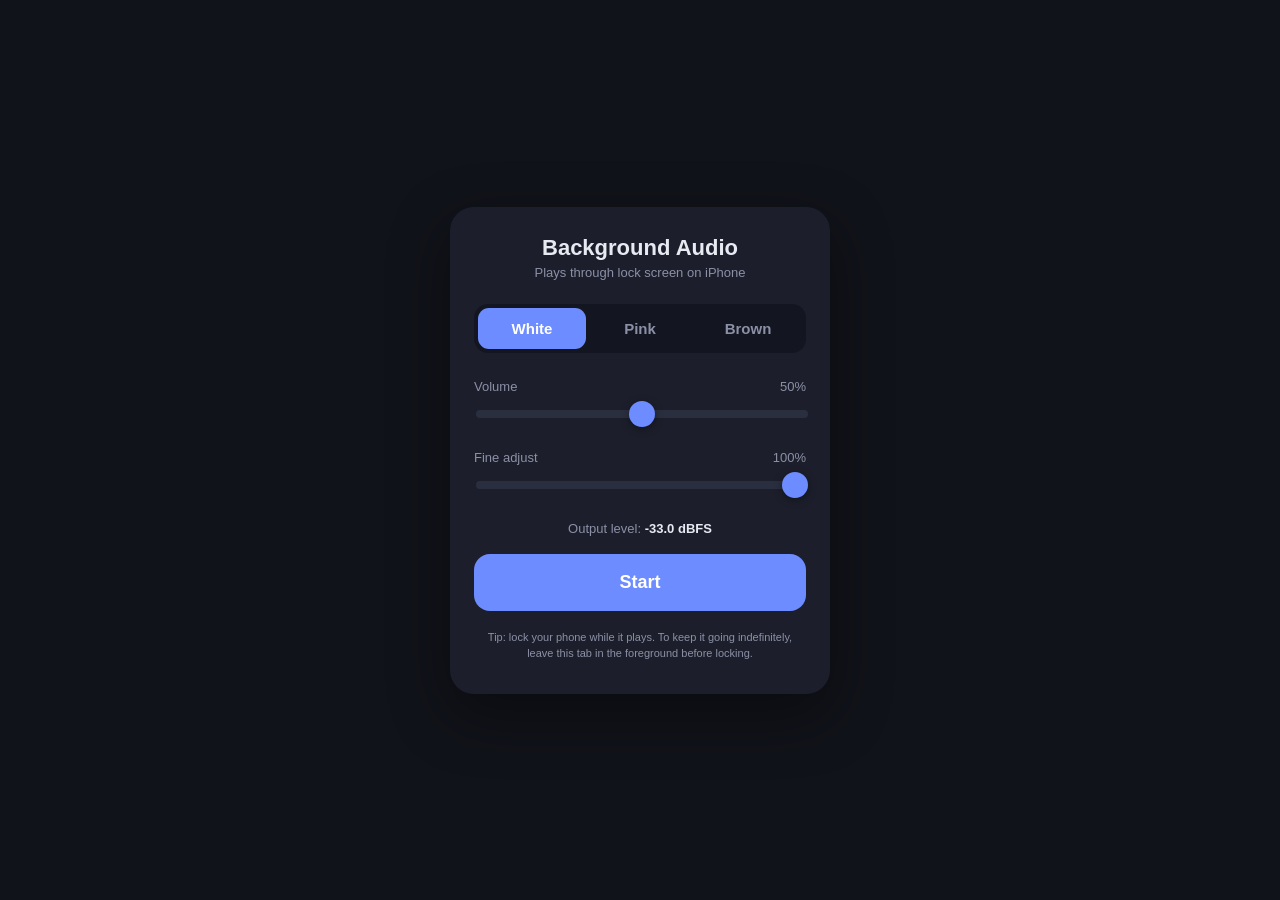
<file: background-audio/index.html>
<!DOCTYPE html>
<html lang="en">
<head>
<meta charset="UTF-8">
<meta name="viewport" content="width=device-width, initial-scale=1.0, maximum-scale=1.0, user-scalable=no">
<meta name="apple-mobile-web-app-capable" content="yes">
<meta name="apple-mobile-web-app-status-bar-style" content="black-translucent">
<title>Background Audio</title>
<style>
  :root {
    --bg: #11131a;
    --card: #1c1f2b;
    --accent: #6c8cff;
    --text: #e8eaf2;
    --muted: #8b90a6;
  }
  * { box-sizing: border-box; -webkit-tap-highlight-color: transparent; }
  html, body {
    margin: 0; height: 100%;
    background: var(--bg);
    color: var(--text);
    font-family: -apple-system, BlinkMacSystemFont, "Segoe UI", Roboto, sans-serif;
  }
  body {
    display: flex; align-items: center; justify-content: center;
    padding: 20px;
  }
  .card {
    width: 100%; max-width: 380px;
    background: var(--card);
    border-radius: 24px;
    padding: 28px 24px 32px;
    box-shadow: 0 20px 60px rgba(0,0,0,.4);
  }
  h1 { font-size: 22px; margin: 0 0 4px; text-align: center; }
  .sub { color: var(--muted); font-size: 13px; text-align: center; margin: 0 0 24px; }

  .seg {
    display: flex; background: #131620; border-radius: 14px;
    padding: 4px; margin-bottom: 26px;
  }
  .seg button {
    flex: 1; border: 0; background: transparent; color: var(--muted);
    font-size: 15px; font-weight: 600; padding: 12px 0;
    border-radius: 11px; cursor: pointer; transition: .15s;
  }
  .seg button.active { background: var(--accent); color: #fff; }

  .vol-wrap { margin-bottom: 28px; }
  .vol-label {
    display: flex; justify-content: space-between;
    font-size: 13px; color: var(--muted); margin-bottom: 10px;
  }
  input[type=range] {
    -webkit-appearance: none; appearance: none;
    width: 100%; height: 8px; border-radius: 4px;
    background: #2a2f40; outline: none;
  }
  input[type=range]::-webkit-slider-thumb {
    -webkit-appearance: none; appearance: none;
    width: 26px; height: 26px; border-radius: 50%;
    background: var(--accent); cursor: pointer;
    box-shadow: 0 2px 8px rgba(0,0,0,.4);
  }
  input[type=range]::-moz-range-thumb {
    width: 26px; height: 26px; border-radius: 50%;
    background: var(--accent); border: 0; cursor: pointer;
  }

  .play {
    width: 100%; border: 0; border-radius: 16px;
    padding: 18px 0; font-size: 18px; font-weight: 700;
    background: var(--accent); color: #fff; cursor: pointer;
    transition: .15s;
  }
  .play.playing { background: #e05a6b; }
  .play:active { transform: scale(.98); }

  .db-readout {
    text-align: center; font-size: 13px; color: var(--muted);
    margin: 0 0 18px;
  }
  .db-readout span {
    color: var(--text); font-weight: 600;
    font-variant-numeric: tabular-nums;
  }
  .hint { color: var(--muted); font-size: 11px; text-align: center; margin: 18px 0 0; line-height: 1.5; }
</style>
</head>
<body>
  <div class="card">
    <h1>Background Audio</h1>
    <p class="sub">Plays through lock screen on iPhone</p>

    <div class="seg" id="typeSeg">
      <button data-type="white" class="active">White</button>
      <button data-type="pink">Pink</button>
      <button data-type="brown">Brown</button>
    </div>

    <div class="vol-wrap">
      <div class="vol-label"><span>Volume</span><span id="volPct">50%</span></div>
      <input type="range" id="vol" min="0" max="100" value="50">
    </div>

    <div class="vol-wrap">
      <div class="vol-label"><span>Fine adjust</span><span id="finePct">100%</span></div>
      <input type="range" id="fine" min="0" max="100" value="100">
    </div>

    <div class="db-readout">Output level: <span id="dbVal">—</span></div>

    <button class="play" id="play">Start</button>

    <p class="hint">Tip: lock your phone while it plays. To keep it going indefinitely,
    leave this tab in the foreground before locking.</p>
  </div>

<script>
(function () {
  // ---- Build looping WAV blobs for each noise type ----
  // Web Audio's AudioContext is suspended by iOS when the screen locks, so we
  // instead generate the noise once into a seamless looping WAV and play it
  // through an <audio> element, which iOS keeps alive in the background.

  const SR = 44100;
  // Loop length must be a power of two so the brown noise can be synthesized in
  // the frequency domain (which makes it inherently periodic = seamless loop).
  // A longer loop means the (unavoidable) native loop seam happens far less
  // often, so it's much harder to notice — especially on pink noise.
  const N = 1 << 20;            // 1048576 samples ≈ 23.8 s
  const SECONDS = N / SR;

  function buildWav(samples, gain) {
    gain = (gain == null) ? 1 : gain;
    const n = samples.length;
    const buf = new ArrayBuffer(44 + n * 2);
    const v = new DataView(buf);
    const ws = (off, s) => { for (let i = 0; i < s.length; i++) v.setUint8(off + i, s.charCodeAt(i)); };
    ws(0, 'RIFF'); v.setUint32(4, 36 + n * 2, true); ws(8, 'WAVE');
    ws(12, 'fmt '); v.setUint32(16, 16, true); v.setUint16(20, 1, true);
    v.setUint16(22, 1, true); v.setUint32(24, SR, true);
    v.setUint32(28, SR * 2, true); v.setUint16(32, 2, true); v.setUint16(34, 16, true);
    ws(36, 'data'); v.setUint32(40, n * 2, true);
    let off = 44;
    for (let i = 0; i < n; i++) {
      let s = Math.max(-1, Math.min(1, samples[i] * gain));
      v.setInt16(off, s < 0 ? s * 0x8000 : s * 0x7FFF, true);
      off += 2;
    }
    return URL.createObjectURL(new Blob([buf], { type: 'audio/wav' }));
  }

  function genWhite(n) {
    const a = new Float32Array(n);
    for (let i = 0; i < n; i++) a[i] = (Math.random() * 2 - 1) * 0.6;
    return a;
  }

  // In-place iterative radix-2 inverse FFT (re/im are length n = power of 2).
  function ifft(re, im) {
    const n = re.length;
    for (let i = 1, j = 0; i < n; i++) {
      let bit = n >> 1;
      for (; j & bit; bit >>= 1) j ^= bit;
      j ^= bit;
      if (i < j) { [re[i], re[j]] = [re[j], re[i]]; [im[i], im[j]] = [im[j], im[i]]; }
    }
    for (let len = 2; len <= n; len <<= 1) {
      const ang = 2 * Math.PI / len;        // +sign => inverse transform
      const wr = Math.cos(ang), wi = Math.sin(ang);
      for (let i = 0; i < n; i += len) {
        let cr = 1, ci = 0;
        for (let k = 0; k < len / 2; k++) {
          const a = i + k, b = i + k + len / 2;
          const tr = re[b] * cr - im[b] * ci;
          const ti = re[b] * ci + im[b] * cr;
          re[b] = re[a] - tr; im[b] = im[a] - ti;
          re[a] += tr;        im[a] += ti;
          const ncr = cr * wr - ci * wi;
          ci = cr * wi + ci * wr; cr = ncr;
        }
      }
    }
  }

  // Colored noise via spectral synthesis: random phases with a 1/f^exp
  // amplitude rolloff. The inverse FFT of a finite spectrum is exactly
  // periodic, so the loop has no seam — no crossfade needed.
  //   exp = 0.5 -> pink (-3 dB/oct), exp = 1 -> brown (-6 dB/oct)
  function genColored(n, exp) {
    const re = new Float64Array(n), im = new Float64Array(n);
    for (let k = 1; k < n / 2; k++) {
      const amp = 1 / Math.pow(k, exp);
      const phase = Math.random() * 2 * Math.PI;
      re[k] = amp * Math.cos(phase);
      im[k] = amp * Math.sin(phase);
      re[n - k] = re[k];                    // conjugate symmetry => real output
      im[n - k] = -im[k];
    }
    ifft(re, im);
    let peak = 0;
    for (let i = 0; i < n; i++) if (Math.abs(re[i]) > peak) peak = Math.abs(re[i]);
    const g = peak ? 0.9 / peak : 1;
    const a = new Float32Array(n);
    for (let i = 0; i < n; i++) a[i] = re[i] * g;
    return a;
  }

  // Cache the raw float samples (normalized to ~0.9 peak) so we can rebuild the
  // WAV at any gain. iOS Safari ignores HTMLAudioElement.volume, so the only
  // reliable way to control loudness on iPhone is to bake the gain into the
  // samples here.
  const samples = {
    white: genWhite(N),
    pink: genColored(N, 0.5),
    brown: genColored(N, 1)
  };

  // Peak amplitude of each noise type (before gain), used for the dB readout.
  const peaks = {};
  for (const t in samples) {
    let p = 0;
    const a = samples[t];
    for (let i = 0; i < a.length; i++) { const v = Math.abs(a[i]); if (v > p) p = v; }
    peaks[t] = p;
  }

  // Safety ceiling: even at Volume 100 / Fine 100 the output peaks at this
  // fraction of full scale. A web page can't read or block the iPhone's
  // hardware volume buttons, so this is the only defense against it playing
  // loud — the lower this is, the softer it stays even with the phone cranked
  // all the way up. Raise toward ~0.30 if you ever need more headroom.
  const MAX_GAIN = 0.15;

  // ---- Saved preferences ----
  const PREFS = 'bgnoise.prefs';
  function loadPrefs() {
    try { return JSON.parse(localStorage.getItem(PREFS)) || {}; }
    catch (e) { return {}; }
  }
  function savePrefs() {
    try {
      localStorage.setItem(PREFS, JSON.stringify({
        type: currentType, volume: +vol.value, fine: +fine.value
      }));
    } catch (e) {}
  }
  const prefs = loadPrefs();

  // ---- UI ----
  const playBtn = document.getElementById('play');
  const vol = document.getElementById('vol');
  const volPct = document.getElementById('volPct');
  const fine = document.getElementById('fine');
  const finePct = document.getElementById('finePct');
  const dbVal = document.getElementById('dbVal');
  const seg = document.getElementById('typeSeg');

  const clamp = (x) => Math.max(0, Math.min(100, x));

  // Restore type, volume & fine
  let currentType = samples[prefs.type] ? prefs.type : 'white';
  if (typeof prefs.volume === 'number') vol.value = clamp(prefs.volume);
  if (typeof prefs.fine === 'number') fine.value = clamp(prefs.fine);
  volPct.textContent = vol.value + '%';
  finePct.textContent = fine.value + '%';
  [...seg.children].forEach(b => b.classList.toggle('active', b.dataset.type === currentType));

  // Perceptual curve: square the coarse volume so most of the slider's travel
  // sits in the soft range; fine is a gentle linear trim on top.
  function effGain() {
    const v = vol.value / 100;
    const f = fine.value / 100;
    return MAX_GAIN * v * v * f;
  }

  // Show the true output peak in dB relative to full scale (0 dBFS = max).
  function updateDb() {
    const peak = peaks[currentType] * effGain();
    if (peak <= 0) {
      dbVal.textContent = 'muted';
    } else {
      dbVal.textContent = (20 * Math.log10(peak)).toFixed(1) + ' dBFS';
    }
  }

  // ---- Audio element ----
  const audio = new Audio();
  audio.loop = true;
  audio.preload = 'auto';
  audio.setAttribute('playsinline', '');

  let currentUrl = null;
  function rebuild(keepPlaying) {
    const wasPlaying = keepPlaying && !audio.paused;
    const url = buildWav(samples[currentType], effGain());
    audio.src = url;
    if (currentUrl) URL.revokeObjectURL(currentUrl);
    currentUrl = url;
    if (wasPlaying) audio.play();
  }
  rebuild(false);
  updateDb();

  // Debounce rebuilds while dragging so we don't thrash the encoder.
  let rebuildTimer = null;
  function scheduleRebuild() {
    clearTimeout(rebuildTimer);
    rebuildTimer = setTimeout(() => rebuild(true), 120);
  }

  vol.addEventListener('input', () => {
    volPct.textContent = vol.value + '%';
    updateDb();
    savePrefs();
    scheduleRebuild();
  });

  fine.addEventListener('input', () => {
    finePct.textContent = fine.value + '%';
    updateDb();
    savePrefs();
    scheduleRebuild();
  });

  seg.addEventListener('click', (e) => {
    const btn = e.target.closest('button');
    if (!btn) return;
    const type = btn.dataset.type;
    if (type === currentType) return;
    currentType = type;
    [...seg.children].forEach(b => b.classList.toggle('active', b === btn));
    rebuild(true);
    updateDb();
    savePrefs();
  });

  function setPlaying(on) {
    playBtn.textContent = on ? 'Stop' : 'Start';
    playBtn.classList.toggle('playing', on);
    if ('mediaSession' in navigator) {
      navigator.mediaSession.playbackState = on ? 'playing' : 'paused';
    }
  }

  playBtn.addEventListener('click', () => {
    if (audio.paused) {
      audio.play().then(() => setPlaying(true)).catch(err => {
        alert('Could not start audio: ' + err.message);
      });
    } else {
      audio.pause();
      setPlaying(false);
    }
  });

  audio.addEventListener('play', () => setPlaying(true));
  audio.addEventListener('pause', () => setPlaying(false));

  // ---- MediaSession: gives iOS a reason to keep the tab's audio alive,
  //      and adds lock-screen controls ----
  if ('mediaSession' in navigator) {
    navigator.mediaSession.metadata = new MediaMetadata({
      title: 'Background Audio',
      artist: 'White / Brown Noise',
      album: 'Focus'
    });
    navigator.mediaSession.setActionHandler('play', () => { audio.play(); });
    navigator.mediaSession.setActionHandler('pause', () => { audio.pause(); });
  }
})();
</script>
</body>
</html>
</file>
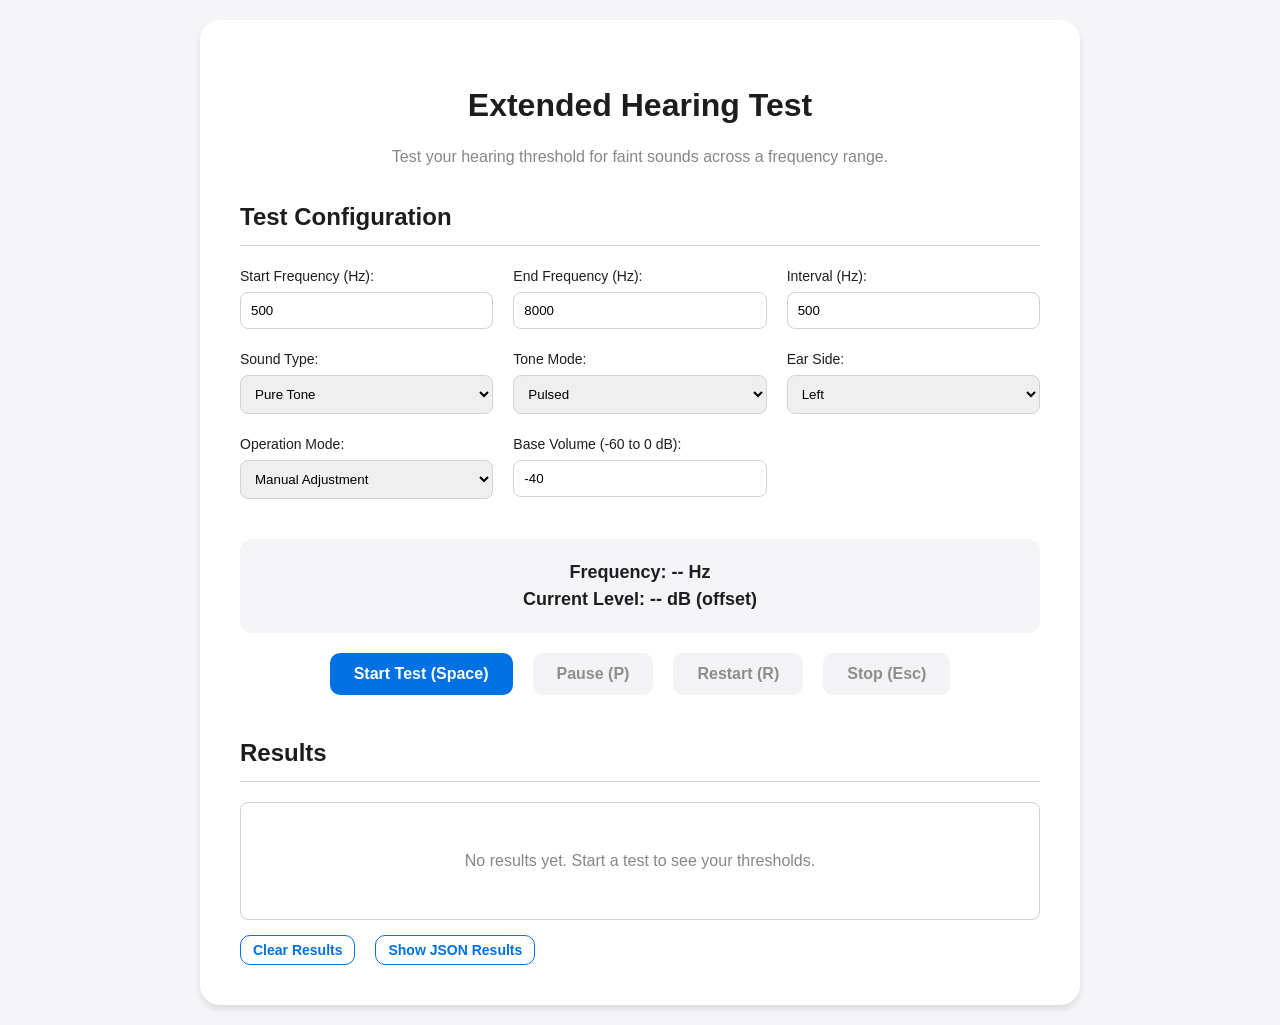
<file: hearing-test-extended/index.html>
<!DOCTYPE html>
<html lang="en">
<head>
    <meta charset="UTF-8">
    <meta name="viewport" content="width=device-width, initial-scale=1.0">
    <title>Extended Hearing Test</title>
    <link rel="stylesheet" href="style.css">
</head>
<body>
    <div class="container">
        <h1>Extended Hearing Test</h1>
        <p class="description">Test your hearing threshold for faint sounds across a frequency range.</p>

        <section class="configuration">
            <h2>Test Configuration</h2>
            <div class="config-grid">
                <div class="config-item">
                    <label for="startFreq">Start Frequency (Hz):</label>
                    <input type="number" id="startFreq" value="500" min="20" max="20000">
                </div>
                <div class="config-item">
                    <label for="endFreq">End Frequency (Hz):</label>
                    <input type="number" id="endFreq" value="8000" min="20" max="20000">
                </div>
                <div class="config-item">
                    <label for="stepFreq">Interval (Hz):</label>
                    <input type="number" id="stepFreq" value="500" min="10" max="5000">
                </div>
                <div class="config-item">
                    <label for="testType">Sound Type:</label>
                    <select id="testType">
                        <option value="puretone">Pure Tone</option>
                        <option value="noise">Noise (Band-limited)</option>
                    </select>
                </div>
                <div class="config-item">
                    <label for="pulseMode">Tone Mode:</label>
                    <select id="pulseMode">
                        <option value="steady">Steady</option>
                        <option value="pulsed" selected>Pulsed</option>
                    </select>
                </div>
                <div class="config-item">
                    <label for="earSide">Ear Side:</label>
                    <select id="earSide">
                        <option value="left">Left</option>
                        <option value="right">Right</option>
                        <option value="both">Both</option>
                    </select>
                </div>
                <div class="config-item">
                    <label for="testMode">Operation Mode:</label>
                    <select id="testMode">
                        <option value="manual">Manual Adjustment</option>
                        <option value="audiologist">Audiologist (Response Mode)</option>
                    </select>
                </div>
                <div class="config-item">
                    <label for="baseLevel">Base Volume (-60 to 0 dB):</label>
                    <input type="number" id="baseLevel" value="-40" min="-60" max="0">
                </div>
                <div class="config-item" id="beepIntervalConfig" style="display: none;">
                    <label for="beepInterval">Beep Interval (s):</label>
                    <input type="number" id="beepInterval" value="4" min="2" max="10">
                </div>
            </div>
        </section>

        <section class="test-controls">
            <div class="status-panel">
                <div id="currentFreqDisplay">Frequency: -- Hz</div>
                <div id="currentLevelDisplay">Current Level: -- dB (offset)</div>
            </div>
            
            <div class="main-buttons">
                <button id="startBtn" class="primary">Start Test (Space)</button>
                <button id="pauseBtn" class="secondary" disabled>Pause (P)</button>
                <button id="restartBtn" class="secondary" disabled>Restart (R)</button>
                <button id="stopBtn" class="secondary" disabled>Stop (Esc)</button>
            </div>

            <div class="adjustment-panel" id="adjustmentPanel" style="display: none;">
                <div id="manualControls">
                    <p>Adjust the volume until you can <strong>just barely</strong> hear the sound.</p>
                    <div class="volume-controls">
                        <button id="volDown" class="vol-btn">-1 dB (↓)</button>
                        <button id="volUp" class="vol-btn">+1 dB (↑)</button>
                    </div>
                    <button id="nextBtn" class="primary">I can hear it (Enter)</button>
                </div>
                <div id="responseControls" style="display: none;">
                    <p>Click the button or press Space/Enter <strong>when you hear a beep</strong>.</p>
                    <div class="response-actions">
                        <button id="responseBtn" class="primary big-btn">I HEAR IT!</button>
                    </div>
                    <div id="countdownContainer" style="margin-bottom: 10px;">
                        Next beep in: <span id="countdownTimer">--</span>s
                    </div>
                    <p id="responseStatus" class="status-msg">Waiting for beep...</p>
                </div>
            </div>
        </section>

        <section class="results">
            <h2>Results</h2>
            <div id="resultsLog">
                <p class="empty-msg">No results yet. Start a test to see your thresholds.</p>
            </div>
            <div class="results-actions">
                <button id="clearResults" class="small-btn">Clear Results</button>
                <button id="showJsonBtn" class="small-btn">Show JSON Results</button>
            </div>
            <div id="jsonOutputContainer" style="display: none; margin-top: 15px;">
                <textarea id="jsonOutput" readonly style="width: 100%; height: 200px; font-family: monospace; padding: 10px; border-radius: 8px; border: 1px solid #d2d2d7;"></textarea>
            </div>
        </section>
    </div>

    <script src="app.js"></script>
</body>
</html>
</file>
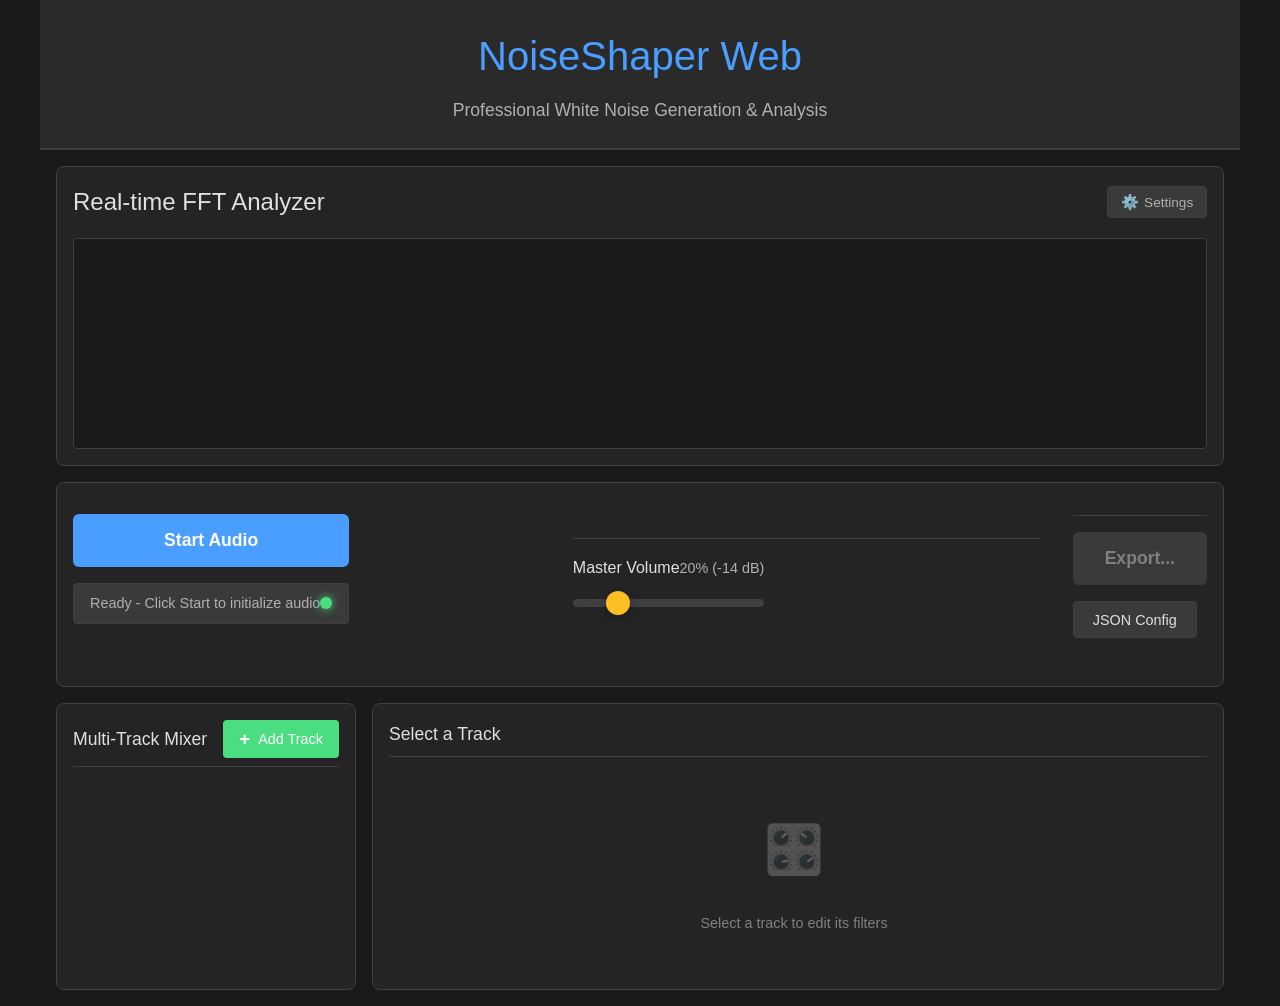
<file: ns-web-alpha/index.html>
<!DOCTYPE html>
<html lang="en">
<head>
    <meta charset="UTF-8">
    <meta name="viewport" content="width=device-width, initial-scale=1.0">
    <title>NoiseShaper Web</title>
    <link rel="stylesheet" href="css/main.css">
</head>
<body>
    <div class="app-container">
        <header class="app-header">
            <h1>NoiseShaper Web</h1>
            <p class="subtitle">Professional White Noise Generation & Analysis</p>
        </header>

        <main class="app-main">
            <!-- FFT Spectrum Section - Always Visible at Top -->
            <section class="spectrum-section">
                <div class="analyzer-header">
                    <h2>Real-time FFT Analyzer</h2>
                    <button id="analyzerConfigBtn" class="analyzer-config-btn">
                        <span class="btn-icon">⚙️</span>
                        <span class="btn-text">Settings</span>
                    </button>
                </div>
                
                <div id="analyzerControls" class="analyzer-controls" style="display: none;">
                    <div class="analyzer-controls-grid">
                        <div class="analyzer-control-group">
                            <label class="analyzer-label">FFT Size</label>
                            <select id="fftSizeSelect" class="analyzer-select">
                                <option value="512">512</option>
                                <option value="1024">1024</option>
                                <option value="2048" selected>2048</option>
                                <option value="4096">4096</option>
                                <option value="8192">8192</option>
                            </select>
                        </div>
                        
                        <div class="analyzer-control-group">
                            <label class="analyzer-label">Window</label>
                            <select id="windowTypeSelect" class="analyzer-select">
                                <option value="hann" selected>Hann</option>
                                <option value="hamming">Hamming</option>
                                <option value="blackman">Blackman</option>
                                <option value="rectangle">Rectangle</option>
                            </select>
                        </div>
                        
                        <div class="analyzer-control-group">
                            <label class="analyzer-label">Scale</label>
                            <select id="scaleTypeSelect" class="analyzer-select">
                                <option value="logarithmic" selected>Logarithmic</option>
                                <option value="linear">Linear</option>
                            </select>
                        </div>
                        
                        <div class="analyzer-control-group">
                            <label class="analyzer-label">Averaging</label>
                            <input type="range" id="averagingSlider" class="analyzer-slider" 
                                   min="1" max="10" step="1" value="1">
                            <span id="averagingValue" class="analyzer-value">1</span>
                        </div>
                        
                        <div class="analyzer-control-group">
                            <label class="analyzer-label">Smoothing</label>
                            <input type="range" id="smoothingSlider" class="analyzer-slider" 
                                   min="0" max="0.95" step="0.05" value="0.8">
                            <span id="smoothingValue" class="analyzer-value">0.8</span>
                        </div>
                    </div>
                </div>
                
                <div class="spectrum-container">
                    <canvas id="spectrumCanvas" class="spectrum-canvas"></canvas>
                </div>
            </section>

            <!-- Control Bar - Audio Controls, Master Volume, Export -->
            <section class="control-bar">
                <div class="audio-controls">
                    <div class="control-group">
                        <button id="startStopBtn" class="start-stop-btn" disabled>
                            <span class="btn-text">Start Audio</span>
                        </button>
                        <div class="status-indicator">
                            <span id="statusText" class="status-text">Initializing...</span>
                            <div id="statusDot" class="status-dot"></div>
                        </div>
                    </div>
                </div>

                <div class="master-volume-section">
                    <div class="control-group">
                        <div class="master-volume-display">
                            <span class="master-volume-label">Master Volume</span>
                            <span id="masterVolumeValue" class="master-volume-value">20% (-14 dB)</span>
                        </div>
                        <input 
                            type="range" 
                            id="masterVolumeSlider" 
                            class="master-volume-slider"
                            min="0" 
                            max="100" 
                            value="20"
                            step="1"
                        >
                    </div>
                </div>

                <div class="export-controls">
                    <div class="control-group">
                        <button id="exportBtn" class="export-btn" disabled>
                            <span class="btn-text">Export...</span>
                        </button>
                        <button id="jsonConfigBtn" class="json-config-btn">
                            <span class="btn-text">JSON Config</span>
                        </button>
                    </div>
                </div>
            </section>

            <!-- Split Panel Section -->
            <section class="split-panel">
                <!-- Track List Panel (Left) -->
                <div class="track-list-panel">
                    <div class="track-list-header">
                        <h3>Multi-Track Mixer</h3>
                        <button id="addTrackBtn" class="add-track-btn">
                            <span class="btn-icon">+</span>
                            <span class="btn-text">Add Track</span>
                        </button>
                    </div>
                    
                    <div id="trackList" class="track-list">
                        <!-- Track items will be dynamically added here -->
                    </div>
                </div>

                <!-- Filter Editor Panel (Right) -->
                <div class="filter-editor-panel">
                    <div class="filter-editor-header">
                        <h3 id="filterEditorTitle">Select a Track</h3>
                    </div>
                    
                    <div id="filterEditor" class="filter-editor">
                        <div class="filter-editor-placeholder">
                            <div class="placeholder-icon">🎛️</div>
                            <div class="placeholder-text">Select a track to edit its filters</div>
                        </div>
                    </div>
                </div>
            </section>
        </main>

        <footer class="app-footer">
            <div class="error-display" id="errorDisplay" style="display: none;">
                <div class="error-content">
                    <span class="error-icon">⚠️</span>
                    <span id="errorMessage">An error occurred</span>
                    <button id="dismissError" class="dismiss-btn">×</button>
                </div>
            </div>
        </footer>
    </div>

    <!-- JSON Config Modal -->
    <div id="jsonModal" class="json-modal-overlay">
        <div class="json-modal">
            <div class="json-modal-header">
                <h3 class="json-modal-title">JSON Configuration</h3>
                <button class="json-modal-close" id="jsonModalClose">×</button>
            </div>
            <div class="json-modal-content">
                <p class="json-modal-description">View or edit the current tracks and filter settings in JSON format.</p>
                <textarea id="jsonTextArea" class="json-textarea" spellcheck="false"></textarea>
                
                <div class="json-modal-range-section">
                    <h4 class="json-modal-subtitle">Range to Tracks Converter</h4>
                    <p class="json-modal-description">Input ranges (<code>{ start, end, gain, rolloff }</code>) to generate tracks with plateau filters.</p>
                    <textarea id="rangeTextArea" class="json-range-textarea" placeholder='[
  {"start": 2000, "end": 3000},
  {"start": 3000, "end": 4000, "gain": 0.7, "rolloff": 50}
]' spellcheck="false">[
  {"start": 2000, "end": 3000},
  {"start": 3000, "end": 4000, "gain": 0.7, "rolloff": 50}
]</textarea>
                    <div class="range-controls">
                        <div class="range-control-group">
                            <label for="flatWidthMultiplier" class="range-label">Flat Width Multiplier</label>
                            <input type="number" id="flatWidthMultiplier" class="range-number-input" value="1.0" step="0.01" min="0" max="2">
                        </div>
                        <div class="range-control-group">
                            <label for="defaultRolloff" class="range-label">Default Rolloff (Hz)</label>
                            <input type="number" id="defaultRolloff" class="range-number-input" value="0" step="1" min="0" max="2000">
                        </div>
                        <button id="convertRangeBtn" class="range-convert-btn">Convert to Track JSON</button>
                    </div>
                    <div class="range-info">
                        <p class="json-modal-description">Total Frequency Covered: <span id="totalFreq">0</span> Hz</p>
                    </div>
                </div>
            </div>
            <div class="json-modal-actions">
                <button id="jsonApplyBtn" class="json-apply-btn">Apply Changes</button>
                <button id="jsonCancelBtn" class="json-cancel-btn">Cancel</button>
            </div>
        </div>
    </div>

    <!-- Filter Type Selection Modal -->
    <div id="filterModal" class="filter-modal-overlay">
        <div class="filter-modal">
            <div class="filter-modal-header">
                <h3 class="filter-modal-title">Select Filter Type</h3>
                <p class="filter-modal-subtitle">Choose a filter type to add to the track</p>
            </div>
            
            <div class="filter-type-grid">
                <button class="filter-type-btn" data-filter-type="lowpass">Low Pass</button>
                <button class="filter-type-btn" data-filter-type="highpass">High Pass</button>
                <button class="filter-type-btn" data-filter-type="bandpass">Band Pass</button>
                <button class="filter-type-btn" data-filter-type="notch">Notch</button>
                <button class="filter-type-btn" data-filter-type="allpass">All Pass</button>
                <button class="filter-type-btn" data-filter-type="peaking">Peaking</button>
                <button class="filter-type-btn" data-filter-type="gaussian">Gaussian</button>
                <button class="filter-type-btn" data-filter-type="parabolic">Parabolic</button>
                <button class="filter-type-btn" data-filter-type="plateau">Plateau</button>
            </div>
            
            <div class="filter-modal-actions">
                <button class="filter-modal-cancel">Cancel</button>
            </div>
        </div>
    </div>

    <!-- Export Dialog Modal -->
    <div id="exportModal" class="export-modal-overlay">
        <div class="export-modal">
            <div class="export-modal-header">
                <h3 class="export-modal-title">Export Audio</h3>
                <button class="export-modal-close" id="exportModalClose">×</button>
            </div>
            
            <div class="export-modal-content">
                <!-- Audio Generation Section -->
                <div class="export-section">
                    <h4 class="export-section-title">Audio Generation</h4>
                    
                    <div class="export-control-group">
                        <label class="export-label" for="exportDurationTime">Duration</label>
                        <input type="text" id="exportDurationTime" class="export-time-input" 
                               value="00H 00M 00S 010ms" placeholder="00H 00M 00S 010ms">
                        <input type="range" id="exportDurationSlider" class="export-slider" 
                               min="0.001" max="36000" step="0.001" value="60">
                    </div>
                    
                    <div class="export-control-group">
                        <label class="export-label" for="exportClipsInput">Audio Clips</label>
                        <input type="number" id="exportClipsInput" class="export-number-input" 
                               value="50" min="1" max="100" step="1">
                        <input type="range" id="exportClipsSlider" class="export-slider" 
                               min="1" max="100" step="1" value="5">
                    </div>
                    
                    <div class="export-control-group">
                        <label class="export-checkbox-container">
                            <input type="checkbox" id="exportSilenceEnable" class="export-checkbox" checked>
                            <span class="export-checkbox-label">Silence between clips</span>
                        </label>
                        <input type="text" id="exportSilenceTime" class="export-time-input" 
                               value="00H 00M 00S 190ms" placeholder="00H 00M 00S 190ms">
                        <input type="range" id="exportSilenceSlider" class="export-slider" 
                               min="0.001" max="36000" step="0.001" value="10">
                    </div>
                    
                    <div class="export-control-group">
                        <label class="export-checkbox-container">
                            <input type="checkbox" id="exportFinalSilence" class="export-checkbox" checked>
                            <span class="export-checkbox-label">Include final silence</span>
                        </label>
                    </div>
                </div>

                <!-- Processing Section -->
                <div class="export-section">
                    <h4 class="export-section-title">Processing</h4>
                    
                    <div class="export-control-group">
                        <label class="export-checkbox-container">
                            <input type="checkbox" id="exportNormalizationEnable" class="export-checkbox" checked>
                            <span class="export-checkbox-label">Enable Normalization</span>
                        </label>
                        <select id="exportNormalizationType" class="export-select">
                            <option value="global" selected>Global (across all clips)</option>
                            <option value="per-clip">Per-Clip (individual)</option>
                        </select>
                    </div>
                    
                    <div class="export-control-group">
                        <label class="export-label" for="exportNormalizationValue">Normalization Level</label>
                        <input type="number" id="exportNormalizationValue" class="export-number-input" 
                               value="0.5" min="0.1" max="1.0" step="0.1">
                        <input type="range" id="exportNormalizationSlider" class="export-slider" 
                               min="0.1" max="1.0" step="0.1" value="0.5">
                    </div>
                    
                    <div class="export-fade-controls">
                        <div class="export-fade-group">
                            <label class="export-checkbox-container">
                                <input type="checkbox" id="exportFadeInEnable" class="export-checkbox" checked>
                                <span class="export-checkbox-label">Fade In</span>
                            </label>
                            <input type="text" id="exportFadeInTime" class="export-time-input" 
                                   value="00H 00M 00S 001ms" placeholder="00H 00M 00S 001ms">
                            <input type="range" id="exportFadeInSlider" class="export-slider" 
                                   min="0.001" max="36000" step="0.001" value="5">
                        </div>
                        
                        <div class="export-fade-group">
                            <label class="export-checkbox-container">
                                <input type="checkbox" id="exportFadeOutEnable" class="export-checkbox" checked>
                                <span class="export-checkbox-label">Fade Out</span>
                            </label>
                            <input type="text" id="exportFadeOutTime" class="export-time-input" 
                                   value="00H 00M 00S 001ms" placeholder="00H 00M 00S 001ms">
                            <input type="range" id="exportFadeOutSlider" class="export-slider" 
                                   min="0.001" max="36000" step="0.001" value="5">
                        </div>
                    </div>
                    
                    <div class="export-control-group">
                        <label class="export-label" for="exportProcessOrder">Processing Order</label>
                        <select id="exportProcessOrder" class="export-select">
                            <option value="fade-then-normalize">Fade → Normalize</option>
                            <option value="normalize-then-fade">Normalize → Fade</option>
                        </select>
                    </div>
                </div>

                <!-- Output Section -->
                <div class="export-section">
                    <h4 class="export-section-title">Output</h4>
                    
                    <div class="export-control-group">
                        <label class="export-label" for="exportSampleRate">Sample Rate</label>
                        <select id="exportSampleRate" class="export-select">
                            <option value="44100" selected>44.1 kHz (CD Quality)</option>
                            <option value="48000">48 kHz (Professional)</option>
                        </select>
                    </div>
                    
                    <div class="export-format-controls">
                        <div class="export-format-group">
                            <label class="export-checkbox-container">
                                <input type="checkbox" id="exportWavEnable" class="export-checkbox" checked>
                                <span class="export-checkbox-label">Export WAV Audio</span>
                            </label>
                        </div>
                        
                        <div class="export-format-group">
                            <label class="export-checkbox-container">
                                <input type="checkbox" id="exportCppEnable" class="export-checkbox" checked>
                                <span class="export-checkbox-label">Export C++ Code</span>
                            </label>
                        </div>
                    </div>
                </div>


            </div>
            
            <div class="export-modal-footer">
                <div class="export-progress" id="exportProgressContainer" style="display: none;">
                    <div class="export-progress-bar">
                        <div class="export-progress-fill" id="exportProgressFill"></div>
                    </div>
                    <span class="export-progress-text" id="exportProgressText">Preparing export...</span>
                </div>
                
                <div class="export-modal-actions" id="exportModalActions">
                    <button id="exportModalCancel" class="export-modal-cancel">Cancel</button>
                    <button id="exportModalPreview" class="export-modal-preview">Preview Loop</button>
                    <button id="exportModalStart" class="export-modal-start">Export</button>
                </div>
            </div>
        </div>
    </div>

    <!-- Scripts -->
    <script src="js/audio/audioEngine.js"></script>
    <script src="js/audio/analyzer.js"></script>
    <script src="js/audio/filters.js"></script>
    <script src="js/audio/advancedFilters.js"></script>
    <script src="js/audio/directFFT.js"></script>
    <script src="js/audio/filterChain.js"></script>
    <script src="js/audio/track.js"></script>
    <script src="js/audio/trackManager.js"></script>
    <script src="js/audio/noiseGenerator.js"></script>
    <script src="js/audio/workerPool.js"></script>
    <script src="js/audio/simpleExporter.js"></script>
    <script src="js/audio/exportManager.js"></script>
    <script src="js/ui/visualization.js"></script>
    <script src="js/ui/analyzerControls.js"></script>
    <script src="js/main.js"></script>
</body>
</html>
</file>
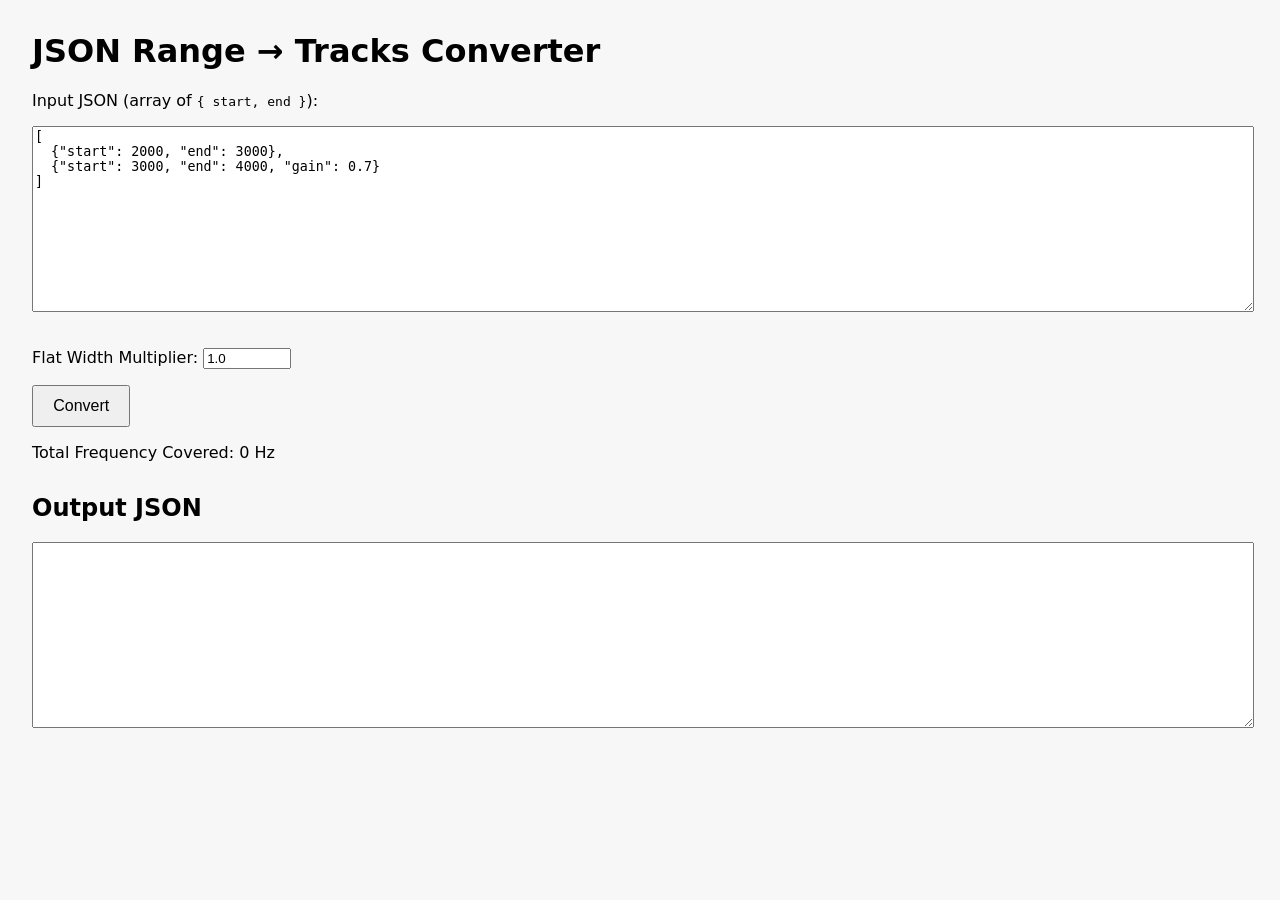
<file: range-to-track/index.html>
<!DOCTYPE html>
<html lang="en">
<head>
  <meta charset="UTF-8" />
  <title>JSON Range → Tracks Converter</title>
  <style>
    body {
      font-family: system-ui, sans-serif;
      margin: 2rem;
      background: #f7f7f7;
    }
    textarea {
      width: 100%;
      height: 180px;
      font-family: monospace;
      margin-bottom: 1rem;
    }
    button {
      padding: 0.6rem 1.2rem;
      font-size: 1rem;
      cursor: pointer;
    }
    h2 {
      margin-top: 2rem;
    }
  </style>
</head>
<body>

  <h1>JSON Range → Tracks Converter</h1>

  <p>Input JSON (array of <code>{ start, end }</code>):</p>
  <textarea id="inputJson">[
  {"start": 2000, "end": 3000},
  {"start": 3000, "end": 4000, "gain": 0.7}
]</textarea>

  <p>
    <label for="flatWidthMultiplier">Flat Width Multiplier:</label>
    <input type="number" id="flatWidthMultiplier" value="1.0" step="0.01" min="0" max="2" style="width: 80px;">
  </p>

  <button onclick="convert()">Convert</button>

  <p>Total Frequency Covered: <span id="totalFreq">0</span> Hz</p>

  <h2>Output JSON</h2>
  <textarea id="outputJson" readonly></textarea>

  <script>
    function convert() {
      try {
        const input = JSON.parse(document.getElementById('inputJson').value);
        const multiplier = parseFloat(document.getElementById('flatWidthMultiplier').value) || 1.0;

        const tracks = input.map((range, index) => {
          const centerFreq = Math.round((range.start + range.end) / 2);
          const width = Math.round((range.end - range.start) / 2);
          const flatWidth = Math.round((range.end - range.start) * multiplier);
          const gain = typeof range.gain === 'number' ? range.gain : 0;

          return {
            id: index,
            currentGain: 1,
            isMuted: false,
            filterChain: {
              filters: [
                {
                  type: "plateau",
                  isAdvanced: true,
                  config: {
                    type: "plateau",
                    centerFreq,
                    width,
                    gain,
                    skew: 0,
                    kurtosis: 1,
                    flatness: 1,
                    flatWidth
                  }
                }
              ]
            }
          };
        });

        const totalFreq = input.reduce((acc, range) => acc + (range.end - range.start), 0);
        document.getElementById('totalFreq').innerText = totalFreq;

        const output = { tracks };
        document.getElementById('outputJson').value = JSON.stringify(output, null, 2);
      } catch (err) {
        alert('Invalid JSON input');
      }
    }
  </script>

</body>
</html>
</file>
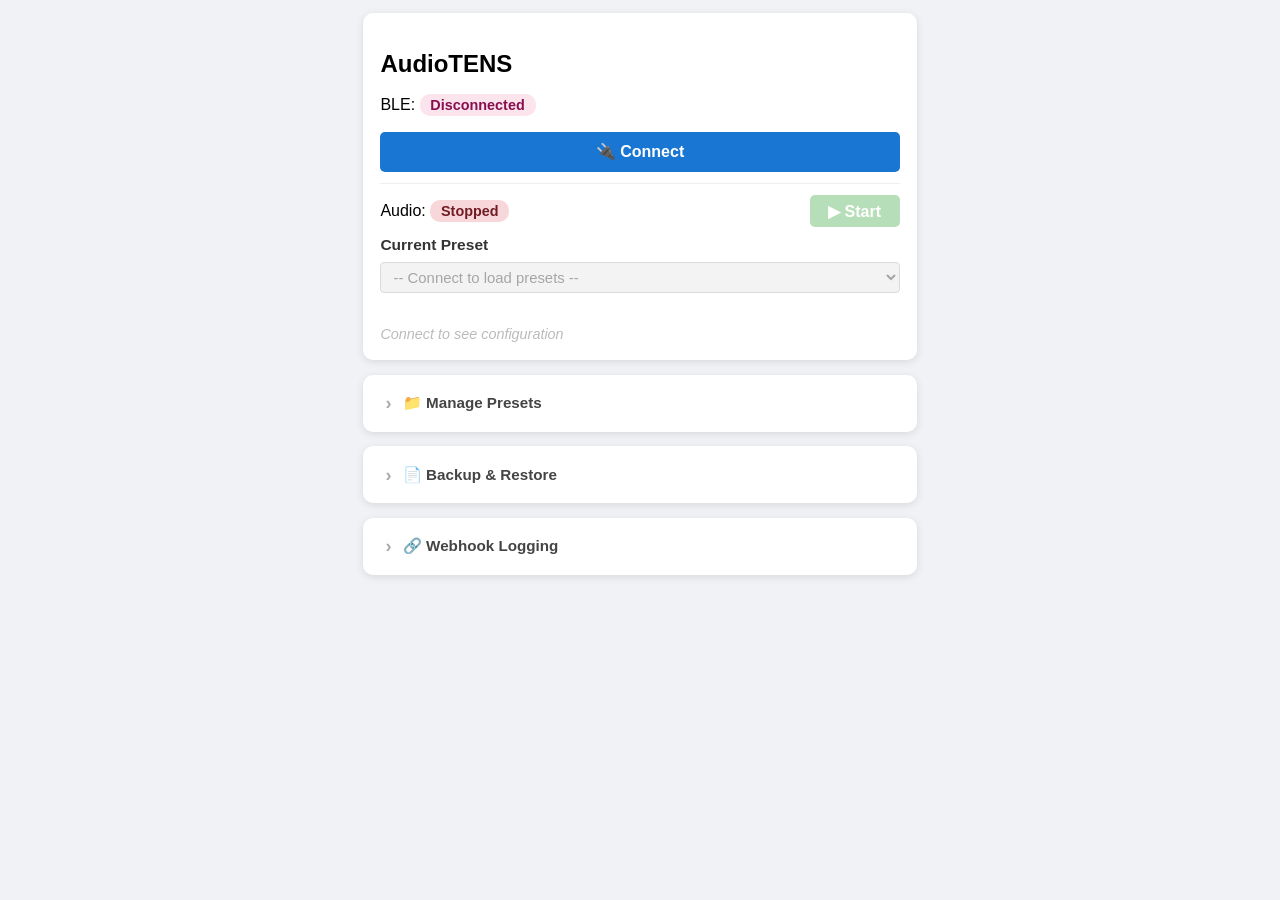
<file: webbt-frontend/index.html>
<!DOCTYPE html>
<html><head>
<meta name="viewport" content="width=device-width,initial-scale=1">
<title>AudioTENS</title>
<style>
*{box-sizing:border-box}
body{font-family:Arial,sans-serif;background:#f0f2f5;padding:.8em;max-width:580px;margin:0 auto}
.card{background:#fff;border-radius:10px;padding:1.1em;box-shadow:0 2px 8px rgba(0,0,0,.1);margin-bottom:.9em}
h2{margin-bottom:.5em}h3{font-size:.97em;color:#333;margin:.6em 0 .4em}
.row{display:flex;gap:.6em;margin-top:.7em}
.btn{flex:1;padding:.65em;border:none;border-radius:5px;font-size:1em;cursor:pointer;color:#fff;font-weight:bold}
.g{background:#4CAF50}.r{background:#e53935}.b{background:#1976D2}.dg{background:#757575}.or{background:#e65100}
.btn:disabled{opacity:.4;cursor:default}
.sm{padding:.3em .7em;font-size:.82em;border:none;border-radius:4px;cursor:pointer;color:#fff}
.badge{display:inline-block;padding:.2em .75em;border-radius:10px;font-weight:bold;font-size:.9em}
.on{background:#d4edda;color:#1a5c2a}.off{background:#f8d7da;color:#721c24}.pause{background:#fff3cd;color:#856404}
.ble-on{background:#e3f2fd;color:#0d47a1}.ble-off{background:#fce4ec;color:#880e4f}
label{font-size:.83em;color:#555;font-weight:bold;margin-top:.5em;display:block}
input,select{width:100%;padding:.38em .55em;border:1px solid #ccc;border-radius:4px;font-size:.93em;margin-top:.1em}
.g2{display:grid;grid-template-columns:1fr 1fr;gap:.5em}
table{width:100%;border-collapse:collapse;font-size:.9em;margin-top:.4em}
th{background:#f5f5f5;padding:.35em .4em;text-align:left;border-bottom:2px solid #ddd;font-size:.85em}
td{padding:.25em .3em;border-bottom:1px solid #f0f0f0;vertical-align:middle}
td input{margin:0;padding:.2em .35em}
.pi{display:flex;align-items:center;padding:.4em 0;border-bottom:1px solid #eee;gap:.4em}
.pn{flex:1;font-size:.92em}
.msg{font-size:.82em;color:#1976D2;min-height:1.1em;margin-top:.3em}
hr{border:none;border-top:1px solid #eee;margin:.7em 0}
.edit-panel{background:#f8f9ff;border:1px solid #c5cae9;border-radius:8px;padding:.8em;margin-top:.4em}
.ord{display:flex;flex-direction:column;gap:1px;align-items:center}
.ord button{padding:0 5px;font-size:.7em;line-height:1.5;border:none;border-radius:3px;cursor:pointer;background:#e0e0e0;color:#333;width:100%}
.ord button:hover{background:#bdbdbd}
details.cpanel summary{cursor:pointer;font-weight:bold;font-size:.95em;color:#444;list-style:none;display:flex;align-items:center;gap:.4em;user-select:none}
details.cpanel summary::-webkit-details-marker{display:none}
details.cpanel summary::before{content:'›';font-size:1.2em;color:#aaa;display:inline-block;transition:transform .2s;width:.9em;text-align:center}
details[open].cpanel summary::before{transform:rotate(90deg)}
details.cpanel .cpanel-body{padding-top:.7em;border-top:1px solid #eee;margin-top:.6em}
</style>
</head><body>

<div class="card">
  <h2>AudioTENS</h2>
  <p>BLE: <span id="ble-badge" class="badge ble-off">Disconnected</span></p>
  <div class="row">
    <button class="btn b" onclick="bleConnect()" id="btn-connect">&#128268; Connect</button>
    <button class="btn dg" onclick="bleDisconnect()" id="btn-disconnect" style="display:none">Disconnect</button>
  </div>
  <hr>
  <div style="display:flex;align-items:center;gap:.6em;margin-bottom:.5em">
    <span>Audio: <span id="badge" class="badge off">Stopped</span></span>
    <span id="elapsed" style="font-size:.9em;color:#888;font-variant-numeric:tabular-nums"></span>
    <span style="margin-left:auto;display:flex;gap:.4em">
      <button class="btn g" id="btn-audio" onclick="audioPrimary()" disabled style="flex:0 0 auto;padding:.4em .9em;min-width:90px">&#9654; Start</button>
      <button class="btn r" id="btn-stop" onclick="audioStop()" style="flex:0 0 auto;padding:.4em .9em;min-width:70px;display:none">&#9632; Stop</button>
    </span>
  </div>
  <h3>Current Preset</h3>
  <select id="preset-select" onchange="loadSelectedPreset()" disabled>
    <option value="">-- Select a preset --</option>
  </select>
  <p class="msg" id="cm"></p>
  <canvas id="spectrum-canvas" style="display:none;width:100%;border-radius:6px;margin-top:.6em" height="110"></canvas>
  <div id="overlap-warn" style="display:none;margin-top:.4em;padding:.35em .6em;background:#fff3cd;border:1px solid #ffc107;border-radius:5px;font-size:.82em;color:#856404"></div>
  <div id="cfg-display" style="margin-top:.7em"><em style="color:#bbb;font-size:.9em">Connect to see configuration</em></div>
</div>


<div class="card">
  <details id="panel-presets" class="cpanel">
    <summary>&#128193; Manage Presets</summary>
    <div class="cpanel-body">
      <div style="display:flex;justify-content:flex-end;margin-bottom:.4em">
        <button class="btn g sm" onclick="toggleNewPreset()" id="btn-new-pre" disabled>+ New</button>
      </div>
      <div id="new-preset-form" style="display:none" class="edit-panel">
        <h3 style="margin-top:0">New Preset</h3>
        <label>Name</label>
        <input id="np-name" type="text" placeholder="Preset name">
        <div id="np-bands-wrap" style="margin-top:.5em"></div>
        <hr>
        <div class="g2">
          <div><label>Pulse Delay (&mu;s)</label><input id="np-pd" type="number" value="8000" min="100" max="50000"></div>
          <div><label>Burst Duration (ms)</label><input id="np-dm" type="number" value="10" min="1" max="50"></div>
          <div><label>Silence (ms)</label><input id="np-si" type="number" value="190" min="1" max="5000"></div>
          <div><label>Session (min)</label><input id="np-se" type="number" value="30" min="1" max="240"></div>
        </div>
        <div class="row" style="margin-top:.6em">
          <button class="btn g" onclick="saveNewPreset()">&#10003; Save Preset</button>
          <button class="btn dg" onclick="cancelNewPreset()">Cancel</button>
        </div>
      </div>
      <div id="pl"><em style="color:#bbb">Connect to load presets</em></div>
      <p class="msg" id="pm"></p>
    </div>
  </details>
</div>

<div class="card">
  <details id="panel-backup" class="cpanel">
    <summary>&#128196; Backup &amp; Restore</summary>
    <div class="cpanel-body">
      <textarea id="backup-text" rows="5" style="width:100%;font-size:.78em;font-family:monospace;padding:.4em;border:1px solid #ccc;border-radius:4px;resize:vertical" placeholder="Preset JSON appears here after Export. Paste JSON here before Restore."></textarea>
      <div class="row" style="margin-top:.5em">
        <button class="btn b" onclick="exportBackup()" id="btn-exp-all" disabled>&#8595; Export</button>
        <button class="btn dg" onclick="importBackup()" id="btn-imp" disabled>&#8593; Restore</button>
      </div>
      <p class="msg" id="bkem"></p>
    </div>
  </details>
</div>

<div class="card">
  <details id="panel-webhook" class="cpanel">
    <summary>&#128279; Webhook Logging</summary>
    <div class="cpanel-body">
      <div style="display:flex;align-items:center;gap:.6em;margin-bottom:.7em">
        <input type="checkbox" id="wh-enabled" style="width:auto;margin:0;width:1.1em;height:1.1em;cursor:pointer" onchange="whSave()">
        <label for="wh-enabled" style="margin:0;font-size:.92em;cursor:pointer">Log treatment starts to webhook</label>
      </div>
      <label>Webhook URL</label>
      <input id="wh-url" type="url" placeholder="https://script.google.com/macros/s/…/exec" oninput="whSave()">
      <div class="row" style="margin-top:.6em">
        <button class="btn b" onclick="whTest()">Send Test</button>
      </div>
      <p class="msg" id="whem"></p>
      <p style="font-size:.78em;color:#999;margin:.5em 0 0">Settings saved in browser. See <code>webhook_apps_script.gs</code> for Google Sheets setup.</p>
    </div>
  </details>
</div>


<script>
const $=id=>document.getElementById(id);

// =============================================================
// BLE / NUS transport
// =============================================================
const NUS_SVC='6e400001-b5a3-f393-e0a9-e50e24dcca9e';
const NUS_TX ='6e400003-b5a3-f393-e0a9-e50e24dcca9e';
const NUS_RX ='6e400002-b5a3-f393-e0a9-e50e24dcca9e';
let bleDevice=null,rxChar=null,rxBuf='',pendingResolve=null;

function onNotify(event){
  rxBuf+=new TextDecoder().decode(event.target.value);
  let nl;
  while((nl=rxBuf.indexOf('\n'))>=0){
    const line=rxBuf.slice(0,nl).trim(); rxBuf=rxBuf.slice(nl+1);
    if(!line)continue;
    try{const p=JSON.parse(line);
      if(p.event==='session_end'){applyState('idle');stopTimer();continue;}
      if(p.event==='regen_done'){applyState(uiState);continue;}
    }catch(e){}
    if(pendingResolve){const res=pendingResolve;pendingResolve=null;res(line);}
  }
}

async function bleRaw(obj){
  if(!rxChar)throw new Error('Not connected');
  const text=JSON.stringify(obj)+'\n',CHUNK=180;
  // Register the response listener BEFORE writing, so a fast device reply
  // can't land in onNotify() while pendingResolve is still null (which would
  // drop the line and make this command time out).
  const p=new Promise((res,rej)=>{
    pendingResolve=res;
    setTimeout(()=>{pendingResolve=null;rej(new Error('BLE timeout'));},8000);
  });
  for(let i=0;i<text.length;i+=CHUNK)
    await rxChar.writeValue(new TextEncoder().encode(text.slice(i,i+CHUNK)));
  return p;
}

async function bleConnect(){
  try{
    bleDevice=await navigator.bluetooth.requestDevice({filters:[{services:[NUS_SVC]}]});
    bleDevice.addEventListener('gattserverdisconnected',()=>{applyState('disconnected');stopTimer();});
    const server=await bleDevice.gatt.connect();
    const svc=await server.getPrimaryService(NUS_SVC);
    const txChar=await svc.getCharacteristic(NUS_TX);
    rxChar=await svc.getCharacteristic(NUS_RX);
    txChar.addEventListener('characteristicvaluechanged',onNotify);
    await txChar.startNotifications();
    applyState('idle');
    await renderPresets();
    const s=await cmd('status');
    if(s.config)setCfg(s.config);
    if(s.preset_name)$('preset-select').value=s.preset_name;
    if(s.running){applyState('playing');startTimer(s.elapsed_sec||0);}
    else if(s.paused){applyState('paused');pauseTimer(s.elapsed_sec||0);}
  }catch(e){msg('cm','Connect failed: '+e.message,4000);}
}

function bleDisconnect(){
  if(bleDevice&&bleDevice.gatt.connected)bleDevice.gatt.disconnect();
  rxChar=null; applyState('disconnected'); stopTimer();
}

// =============================================================
// Transport
// =============================================================
async function cmd(name,body={}){
  const raw=await bleRaw({cmd:name,...body});
  try{return JSON.parse(raw);}catch(e){return{};}
}

async function cmdText(name){
  return bleRaw({cmd:name});
}

// =============================================================
// State machine   'disconnected' | 'idle' | 'playing' | 'paused'
// =============================================================
let uiState='disconnected';

function applyState(state){
  uiState=state;
  const D=state==='disconnected',I=state==='idle',P=state==='playing',PA=state==='paused';
  const active=P||PA;                      // a session exists (running or paused)
  $('badge').textContent=P?'Running':PA?'Paused':'Stopped';
  $('badge').className='badge '+(P?'on':PA?'pause':'off');
  // Primary button: Start (idle) / Pause (running) / Resume (paused)
  const ab=$('btn-audio');
  ab.disabled=D;
  ab.textContent=P?'\u23f8 Pause':'\u25b6 '+(PA?'Resume':'Start');
  ab.className='btn '+(P?'dg':'g');
  // Stop button only shown while a session is active
  $('btn-stop').style.display=active?'':'none';
  $('preset-select').disabled=!I;
  $('btn-new-pre').disabled=!I;
  $('btn-exp-all').disabled=D;
  $('btn-imp').disabled=!I;
  $('ble-badge').textContent=D?'Disconnected':'Connected';
  $('ble-badge').className='badge '+(D?'ble-off':'ble-on');
  $('btn-connect').style.display=D?'':'none';
  $('btn-disconnect').style.display=D?'none':'';
  if(D){
    allPresets=[];currentCfg=null;
    $('preset-select').innerHTML='<option value="">-- Connect to load presets --</option>';
    $('cfg-display').innerHTML='<em style="color:#bbb;font-size:.9em">Connect to see configuration</em>';
    $('spectrum-canvas').style.display='none';
    $('pl').innerHTML='<em style="color:#bbb">Connect to load presets</em>';
    $('elapsed').textContent='';
  }
}

function msg(id,text,ms=3000){$(id).textContent=text;if(ms)setTimeout(()=>$(id).textContent='',ms);}

// =============================================================
// Elapsed timer + session-end poll
// =============================================================
let _timerStart=null,_timerTick=null,_pollTick=null,_pausedElapsed=0;
const _fmt=s=>String(Math.floor(s/60)).padStart(2,'0')+':'+String(s%60).padStart(2,'0');
const _total=()=>currentCfg&&currentCfg.session_min?currentCfg.session_min*60:0;

function startTimer(elapsedSec=0){
  _timerStart=Date.now()-elapsedSec*1000;
  clearInterval(_timerTick);
  _timerTick=setInterval(()=>{
    const t=Math.floor((Date.now()-_timerStart)/1000);
    const total=_total();
    $('elapsed').textContent=_fmt(t)+(total?' / '+_fmt(total):'');
  },1000);
  clearInterval(_pollTick);
  _pollTick=setInterval(async()=>{
    if(!rxChar||pendingResolve)return;
    try{const s=await cmd('status');if(!s.running&&!s.paused){applyState('idle');stopTimer();}}
    catch(e){if(!bleDevice||!bleDevice.gatt.connected){rxChar=null;applyState('disconnected');stopTimer();}}
  },10000);
}

// Freeze the clock at the current elapsed and stop ticking/polling.
function pauseTimer(elapsedSec){
  _pausedElapsed=elapsedSec!=null?elapsedSec
    :(_timerStart!=null?Math.floor((Date.now()-_timerStart)/1000):_pausedElapsed);
  clearInterval(_timerTick);_timerTick=null;_timerStart=null;
  clearInterval(_pollTick);_pollTick=null;
  renderPaused();
}

function renderPaused(){
  const total=_total();
  $('elapsed').textContent=_fmt(_pausedElapsed)+(total?' / '+_fmt(total):'')+' (paused)';
}

function stopTimer(){
  clearInterval(_timerTick);_timerTick=null;_timerStart=null;
  clearInterval(_pollTick);_pollTick=null;
  _pausedElapsed=0;
  $('elapsed').textContent='';
}

// =============================================================
// Audio toggle
// =============================================================
// Primary button: Start (idle) → Pause (running) → Resume (paused)
async function audioPrimary(){
  const action=uiState==='idle'?'start':uiState==='playing'?'pause':uiState==='paused'?'resume':null;
  if(!action)return;
  const btn=$('btn-audio');btn.disabled=true;
  try{
    const r=await cmd(action);
    if(action==='start'){applyState('playing');startTimer(r.elapsed_sec||0);whFire('session_start');}
    else if(action==='pause'){pauseTimer();applyState('paused');}
    else if(action==='resume'){applyState('playing');startTimer(_pausedElapsed);}
  }catch(e){msg('cm','Error: '+e.message);}
  finally{btn.disabled=false;}
}

async function audioStop(){
  const btn=$('btn-stop');btn.disabled=true;
  try{await cmd('stop');applyState('idle');stopTimer();}
  catch(e){msg('cm','Error: '+e.message);}
  finally{btn.disabled=false;}
}

// =============================================================
// Band table helpers
// =============================================================
function makeRow(s,e,tbodyId,db){
  s=s!=null?s:''; e=e!=null?e:''; db=db!=null?db:'';
  const centre=(s!==''&&e!=='')?Math.round((+s+ +e)/2):'';
  const tr=document.createElement('tr');
  tr.innerHTML=
    '<td><div class="ord">'+
      '<button onclick="moveRow(this,-1)" title="Up">&#9650;</button>'+
      '<button onclick="moveRow(this,1)" title="Down">&#9660;</button>'+
    '</div></td>'+
    '<td><input type="number" value="'+s+'" min="20" max="22000" oninput="updRow(this)"></td>'+
    '<td><input type="number" value="'+e+'" min="20" max="22000" oninput="updRow(this)"></td>'+
    '<td><input type="number" value="'+db+'" min="-40" max="40" step="0.5" placeholder="0"></td>'+
    '<td class="cc" style="color:#888">'+centre+'</td>'+
    '<td><button class="sm r" onclick="this.closest(\'tr\').remove()">&times;</button></td>';
  return tr;
}

function addRow(s,e,tbodyId,db){$(tbodyId).appendChild(makeRow(s,e,tbodyId,db));}

function moveRow(btn,dir){
  const tr=btn.closest('tr'),tbody=tr.parentNode;
  if(dir===-1&&tr.previousElementSibling)tbody.insertBefore(tr,tr.previousElementSibling);
  else if(dir===1&&tr.nextElementSibling)tbody.insertBefore(tr.nextElementSibling,tr);
}

function updRow(inp){
  const r=inp.closest('tr'),ins=r.querySelectorAll('input');
  r.querySelector('.cc').textContent=(+ins[0].value&&+ins[1].value)?Math.round((+ins[0].value+ +ins[1].value)/2):'';
}

function makeBandTable(tbodyId){
  return '<table><thead><tr>'+
    '<th style="width:1.8em"></th><th>Start&nbsp;Hz</th><th>End&nbsp;Hz</th><th>Gain</th><th>Centre</th><th></th>'+
    '</tr></thead><tbody id="'+tbodyId+'"></tbody></table>'+
    '<button class="btn dg sm" style="margin-top:.4em" onclick="addRow(null,null,\''+tbodyId+'\',null)">+ Add Band</button>';
}

function readBands(tbodyId){
  const bands=[];
  $(tbodyId).querySelectorAll('tr').forEach(r=>{
    const i=r.querySelectorAll('input'),s=+i[0].value,e=+i[1].value,db=+i[2].value||0;
    if(s>0&&e>s){const b={start:s,end:e};if(db!==0)b.gain=db;bands.push(b);}
  });
  return bands;
}

// =============================================================
// Spectrum visualiser
// =============================================================
function drawSpectrum(bands){
  const canvas=$('spectrum-canvas');
  if(!bands||!bands.length){canvas.style.display='none';return;}
  canvas.style.display='';
  const W=canvas.width=canvas.offsetWidth||520,H=canvas.height=110;
  const ctx=canvas.getContext('2d');

  const SKIRT=100;

  // Flat-top gain: what was configured — no tapers, 0 outside bands
  function flatGain(freq){
    let g=0;
    for(const b of bands)
      if(freq>=b.start&&freq<=b.end) g=Math.max(g,Math.pow(10,(b.gain||0)/20));
    return g;
  }

  // Tapered gain: port of firmware filterGain() — actual sound
  function taperedGain(freq){
    let leftEnd=-1e9,rightStart=1e9,leftGain=0,rightGain=0,hasLeft=false,hasRight=false;
    for(const b of bands){
      const g=Math.pow(10,(b.gain||0)/20);
      if(freq>=b.start&&freq<=b.end) return g;
      if(b.end<=freq&&b.end>leftEnd){leftEnd=b.end;leftGain=g;hasLeft=true;}
      if(b.start>freq&&b.start<rightStart){rightStart=b.start;rightGain=g;hasRight=true;}
    }
    const gap=rightStart-leftEnd;
    if(gap<=2*SKIRT){
      const t=(freq-leftEnd)/gap;
      return leftGain+0.5*(1-Math.cos(Math.PI*t))*(rightGain-leftGain);
    }
    let g=0;
    if(hasLeft &&freq-leftEnd   <SKIRT) g=Math.max(g,0.5*(1+Math.cos(Math.PI*(freq-leftEnd)   /SKIRT))*leftGain);
    if(hasRight&&rightStart-freq<SKIRT) g=Math.max(g,0.5*(1+Math.cos(Math.PI*(rightStart-freq) /SKIRT))*rightGain);
    return g;
  }

  // Frequency range
  let fMax=-Infinity;
  for(const b of bands) fMax=Math.max(fMax,b.end);
  const fMin=0;
  fMax=fMax+Math.max(fMax*0.05,200);

  const freqToX=f=>(f-fMin)/(fMax-fMin)*W;

  // Sample both curves at every pixel
  const flatAmps=new Float32Array(W), tapAmps=new Float32Array(W);
  for(let px=0;px<W;px++){
    const f=fMin+(px/W)*(fMax-fMin);
    flatAmps[px]=flatGain(f);
    tapAmps[px]=taperedGain(f);
  }
  // Normalize both by the same reference so relative heights are meaningful
  let maxA=0;
  for(let i=0;i<W;i++) maxA=Math.max(maxA,tapAmps[i],flatAmps[i]);
  if(!maxA){canvas.style.display='none';return;}

  const PT=10,PB=18,drawH=H-PT-PB;

  // Background
  ctx.fillStyle='#111827';ctx.fillRect(0,0,W,H);

  // --- Layer 1: configured flat-top bands (amber) ---
  ctx.fillStyle='rgba(251,191,36,0.18)';
  ctx.beginPath();ctx.moveTo(0,PT+drawH);
  for(let px=0;px<W;px++) ctx.lineTo(px,PT+drawH-(flatAmps[px]/maxA)*drawH);
  ctx.lineTo(W-1,PT+drawH);ctx.closePath();ctx.fill();

  ctx.strokeStyle='rgba(251,191,36,0.55)';ctx.lineWidth=1;ctx.beginPath();
  for(let px=0;px<W;px++){
    const y=PT+drawH-(flatAmps[px]/maxA)*drawH;
    px===0?ctx.moveTo(px,y):ctx.lineTo(px,y);
  }
  ctx.stroke();

  // --- Layer 2: tapered actual sound (blue) ---
  const grad=ctx.createLinearGradient(0,PT,0,PT+drawH);
  grad.addColorStop(0,'rgba(96,165,250,0.75)');
  grad.addColorStop(1,'rgba(29,78,216,0.15)');
  ctx.fillStyle=grad;
  ctx.beginPath();ctx.moveTo(0,PT+drawH);
  for(let px=0;px<W;px++) ctx.lineTo(px,PT+drawH-(tapAmps[px]/maxA)*drawH);
  ctx.lineTo(W-1,PT+drawH);ctx.closePath();ctx.fill();

  ctx.strokeStyle='#93c5fd';ctx.lineWidth=1.5;ctx.beginPath();
  for(let px=0;px<W;px++){
    const y=PT+drawH-(tapAmps[px]/maxA)*drawH;
    px===0?ctx.moveTo(px,y):ctx.lineTo(px,y);
  }
  ctx.stroke();

  // --- Tick marks at 2/4/6/8/10/12/14 kHz ---
  ctx.font='9px Arial';ctx.textAlign='center';
  for(const f of [2000,4000,6000,8000,10000,12000,14000]){
    if(f>=fMax) continue;
    const x=freqToX(f);
    ctx.strokeStyle='#374151';ctx.lineWidth=1;
    ctx.beginPath();ctx.moveTo(x,PT);ctx.lineTo(x,PT+drawH);ctx.stroke();
    ctx.strokeStyle='#4b5563';ctx.lineWidth=1;
    ctx.beginPath();ctx.moveTo(x,PT+drawH);ctx.lineTo(x,PT+drawH+3);ctx.stroke();
    ctx.fillStyle='#9ca3af';
    ctx.fillText(f/1000+'k',x,H-3);
  }
}

// =============================================================
// Config display
// =============================================================
let allPresets=[],openEditIdx=-1,currentCfg=null;
const esc=s=>String(s).replace(/['"<>&]/g,c=>({'\'':'&#39;','"':'&quot;','<':'&lt;','>':'&gt;','&':'&amp;'}[c]));


function setCfg(c){
  currentCfg=c;
  const bands=c.bands||[];
  const gainMap={};
  bands.forEach(b=>{
    if(!(b.start>0&&b.end>b.start))return;
    const g=b.gain||0;
    if(!gainMap[g])gainMap[g]={flat:0};
    gainMap[g].flat+=b.end-b.start;
  });
  const gainLevels=Object.keys(gainMap).map(Number).sort((a,b)=>b-a);
  const widthHtml=gainLevels.length?
    '<table style="margin:.4em 0 .2em"><thead><tr>'+
      '<th>Gain</th><th>Flattop&nbsp;Width</th>'+
    '</tr></thead><tbody>'+
    gainLevels.map(g=>'<tr><td><b>'+g+'&nbsp;dB</b></td><td>'+gainMap[g].flat+'&nbsp;Hz</td></tr>').join('')+
    '</tbody></table>':'';
  $('cfg-display').innerHTML=
    '<table><thead><tr><th>Start&nbsp;Hz</th><th>End&nbsp;Hz</th><th>Gain</th><th>Centre</th></tr></thead><tbody>'+
    bands.map(b=>'<tr><td>'+b.start+'</td><td>'+b.end+'</td><td>'+(b.gain||0)+'</td><td style="color:#888">'+Math.round((b.start+b.end)/2)+'</td></tr>').join('')+
    '</tbody></table>'+
    widthHtml+
    '<div class="g2" style="margin-top:.5em">'+
      '<div><span style="font-size:.83em;color:#555;font-weight:bold">Pulse Delay</span><br><b>'+c.pulse_delay+'</b> <span style="font-size:.82em;color:#888">&mu;s</span></div>'+
      '<div><span style="font-size:.83em;color:#555;font-weight:bold">Burst Duration</span><br><b>'+c.duration_ms+'</b> <span style="font-size:.82em;color:#888">ms</span></div>'+
      '<div><span style="font-size:.83em;color:#555;font-weight:bold">Silence</span><br><b>'+c.silence_ms+'</b> <span style="font-size:.82em;color:#888">ms</span></div>'+
      '<div><span style="font-size:.83em;color:#555;font-weight:bold">Session</span><br><b>'+c.session_min+'</b> <span style="font-size:.82em;color:#888">min</span></div>'+
    '</div>';
  drawSpectrum(bands);

  // Overlap check: touching at a single point (a.end === b.start) is NOT overlap
  const valid=bands.filter(b=>b.start>0&&b.end>b.start);
  const overlaps=[];
  for(let i=0;i<valid.length;i++)
    for(let j=i+1;j<valid.length;j++){
      const a=valid[i],b=valid[j];
      if(a.start<b.end&&b.start<a.end)
        overlaps.push(Math.max(a.start,b.start)+'–'+Math.min(a.end,b.end)+' Hz');
    }
  const ow=$('overlap-warn');
  if(overlaps.length){
    ow.style.display='';
    ow.textContent='⚠️ Overlapping frequency ranges: '+overlaps.join(', ');
  }else{
    ow.style.display='none';
  }
}


// =============================================================
// Preset dropdown
// =============================================================
async function loadSelectedPreset(){
  const name=$('preset-select').value;
  if(!name){
    $('cfg-display').innerHTML='';
    $('btn-audio').disabled=true;
    drawSpectrum([]);
    return;
  }
  try{
    const ab=$('btn-audio');ab.disabled=true;ab.textContent='⏳ Regenerating…';ab.className='btn dg';
    const d=await cmd('load_preset',{name});
    if(d.config){setCfg(d.config);$('preset-select').value=name;}
    msg('cm','Loaded "'+name+'"');
  }catch(e){msg('cm','Error: '+e.message);}
}

// =============================================================
// Preset manager
// =============================================================
async function renderPresets(){
  try{
    const ps=await cmd('get_presets');
    allPresets=Array.isArray(ps)?ps:[];
    openEditIdx=-1;
    $('preset-select').innerHTML='<option value="">-- Select a preset --</option>'+
      allPresets.map(p=>'<option value="'+esc(p.name)+'">'+esc(p.name)+' ('+(p.bands||[]).length+' bands)</option>').join('');
    const el=$('pl');
    if(!allPresets.length){el.innerHTML='<em style="color:#bbb;font-size:.9em">No presets saved</em>';return;}
    el.innerHTML=allPresets.map((p,i)=>
      '<div>'+
        '<div class="pi" id="pi-'+i+'">'+
          '<div class="ord" style="margin-right:.4em">'+
            '<button onclick="movePreset('+i+',-1)" '+(i===0?'disabled':'')+'>&#9650;</button>'+
            '<button onclick="movePreset('+i+',1)" '+(i===allPresets.length-1?'disabled':'')+'>&#9660;</button>'+
          '</div>'+
          '<span class="pn"><b>'+esc(p.name)+'</b> <small style="color:#aaa">'+(p.bands||[]).length+' band'+((p.bands||[]).length!==1?'s':'')+'</small></span>'+
          '<button class="sm or" onclick="toggleEdit('+i+')" id="eb-'+i+'">Edit</button>'+
          '<button class="sm r" onclick="delPre(\''+esc(p.name)+'\')">Del</button>'+
        '</div>'+
        '<div id="ep-'+i+'" style="display:none" class="edit-panel">'+
          '<h3 style="margin-top:0">Edit: '+esc(p.name)+'</h3>'+
          makeBandTable('ebt'+i)+
          '<hr><div class="g2">'+
            '<div><label>Pulse Delay (&mu;s)</label><input id="epd'+i+'" type="number" min="100" max="50000"></div>'+
            '<div><label>Burst Duration (ms)</label><input id="edm'+i+'" type="number" min="1" max="50"></div>'+
            '<div><label>Silence (ms)</label><input id="esi'+i+'" type="number" min="1" max="5000"></div>'+
            '<div><label>Session (min)</label><input id="ese'+i+'" type="number" min="1" max="240"></div>'+
          '</div>'+
          '<div class="row" style="margin-top:.6em">'+
            '<button class="btn g" onclick="saveEditPreset('+i+')">&#10003; Save</button>'+
            '<button class="btn dg" onclick="closeEdit('+i+')">Cancel</button>'+
          '</div>'+
        '</div>'+
      '</div>'
    ).join('');
  }catch(e){$('pl').textContent='Error loading presets';}
}

function toggleEdit(i){
  if(openEditIdx===i){closeEdit(i);return;}
  if(openEditIdx>=0)closeEdit(openEditIdx);
  openEditIdx=i;
  const p=allPresets[i];
  $('ep-'+i).style.display='';$('eb-'+i).textContent='Close';
  const tid='ebt'+i; $(tid).innerHTML='';
  (p.bands||[]).forEach(b=>addRow(b.start,b.end,tid,b.gain));
  $('epd'+i).value=p.pulse_delay;$('edm'+i).value=p.duration_ms;
  $('esi'+i).value=p.silence_ms;$('ese'+i).value=p.session_min;
}

function closeEdit(i){
  $('ep-'+i).style.display='none';
  const eb=$('eb-'+i);if(eb)eb.textContent='Edit';
  if(openEditIdx===i)openEditIdx=-1;
}

async function movePreset(i,dir){
  const j=i+dir;
  if(j<0||j>=allPresets.length)return;
  [allPresets[i],allPresets[j]]=[allPresets[j],allPresets[i]];
  const names=allPresets.map(p=>p.name);
  try{await cmd('reorder_presets',{order:names});await renderPresets();}
  catch(e){msg('pm','Error: '+e.message);}
}

async function saveEditPreset(i){
  const p=allPresets[i];
  const cfg={name:p.name,bands:readBands('ebt'+i),
    pulse_delay:+$('epd'+i).value,duration_ms:+$('edm'+i).value,
    silence_ms:+$('esi'+i).value,session_min:+$('ese'+i).value,
  };
  try{await cmd('save_preset',cfg);msg('pm','Preset "'+p.name+'" updated');await renderPresets();}
  catch(e){msg('pm','Error: '+e.message);}
}

function toggleNewPreset(){
  const form=$('new-preset-form');
  if(form.style.display!=='none'){cancelNewPreset();return;}
  $('np-bands-wrap').innerHTML=makeBandTable('npbt');
  $('np-name').value='';$('np-pd').value=8000;$('np-dm').value=10;$('np-si').value=190;$('np-se').value=30;
  form.style.display='';$('btn-new-pre').textContent='\u2715 Cancel';
}

function cancelNewPreset(){$('new-preset-form').style.display='none';$('btn-new-pre').textContent='+ New';}

async function saveNewPreset(){
  const name=$('np-name').value.trim();
  if(!name){msg('pm','Enter a preset name');return;}
  const cfg={name,bands:readBands('npbt'),
    pulse_delay:+$('np-pd').value,duration_ms:+$('np-dm').value,
    silence_ms:+$('np-si').value,session_min:+$('np-se').value,
  };
  try{await cmd('save_preset',cfg);msg('pm','Preset "'+name+'" created');cancelNewPreset();await renderPresets();}
  catch(e){msg('pm','Error: '+e.message);}
}

async function delPre(name){
  if(!confirm('Delete preset "'+name+'"?'))return;
  try{await cmd('delete_preset',{name});await renderPresets();}
  catch(e){msg('pm','Error: '+e.message);}
}

// =============================================================
// Backup & Restore
// =============================================================
async function exportBackup(){
  try{const t=await cmdText('export_all');$('backup-text').value=t;msg('bkem','Exported. Copy the text above to save it.');}
  catch(e){msg('bkem','Error: '+e.message);}
}

async function importBackup(){
  const text=$('backup-text').value.trim();
  if(!text){msg('bkem','Paste JSON into the text box first');return;}
  let presets;
  try{presets=JSON.parse(text);if(!Array.isArray(presets))throw 0;}
  catch(e){msg('bkem','Invalid JSON array');return;}
  msg('bkem','Restoring '+presets.length+' preset(s)…',0);
  let ok=0,fail=0;
  for(const p of presets){
    if(!p.name){fail++;continue;}
    try{await cmd('save_preset',p);ok++;}catch(e){fail++;}
  }
  msg('bkem','Restored '+ok+(fail?', '+fail+' failed.':'.'));
  await renderPresets();
}

// =============================================================
// Export as Code
// =============================================================
async function exportCurrent(){
  const name=$('en').value.trim()||'my_config';
  const t=await bleRaw({cmd:'export_current',name});
  $('ex').value='[\n  '+t.trim()+'\n]';
}

async function exportAll(){const t=await cmdText('export_all');$('ex').value=t.trim();}

function copyEx(){
  const ta=$('ex');ta.select();ta.setSelectionRange(0,99999);
  document.execCommand('copy');msg('exem','Copied!');
}

// =============================================================
// Webhook
// =============================================================
function whLoad(){
  $('wh-url').value=localStorage.getItem('wh_url')||'';
  $('wh-enabled').checked=localStorage.getItem('wh_enabled')==='1';
}

function whSave(){
  localStorage.setItem('wh_url',$('wh-url').value.trim());
  localStorage.setItem('wh_enabled',$('wh-enabled').checked?'1':'0');
}

function whPayload(eventType){
  const cfg=currentCfg||{};
  const freqs=(cfg.bands||[]).map(b=>b.start+'-'+b.end+' Hz').join(', ');
  return{
    timestamp:(()=>{const d=new Date();const pad=n=>String(n).padStart(2,'0');const h=d.getHours();return d.getFullYear()+'-'+pad(d.getMonth()+1)+'-'+pad(d.getDate())+' '+pad(h%12||12)+':'+pad(d.getMinutes())+':'+pad(d.getSeconds())+' '+(h<12?'AM':'PM');})(),
    event:eventType,
    preset:$('preset-select').value||'(unknown)',
    device:bleDevice?bleDevice.name:'',
    session_min:cfg.session_min||'',
    frequencies:freqs
  };
}

async function whFire(eventType){
  if(!$('wh-enabled').checked)return;
  const url=$('wh-url').value.trim();
  if(!url)return;
  try{
    await fetch(url,{method:'POST',mode:'no-cors',body:JSON.stringify(whPayload(eventType)),headers:{'Content-Type':'text/plain'}});
  }catch(e){
    msg('whem','Webhook error: '+e.message,5000);
  }
}

async function whTest(){
  const url=$('wh-url').value.trim();
  if(!url){msg('whem','Enter a URL first',3000);return;}
  msg('whem','Sending\u2026',0);
  try{
    await fetch(url,{method:'POST',mode:'no-cors',body:JSON.stringify({timestamp:new Date().toISOString(),event:'test',preset:'test-preset',device:'test-device',session_min:30,frequencies:'100-500 Hz, 1000-2000 Hz'}),headers:{'Content-Type':'text/plain'}});
    msg('whem','Test sent — check your sheet.',5000);
  }catch(e){msg('whem','Error: '+e.message,5000);}
}

// =============================================================
// Init
// =============================================================
applyState('disconnected');
whLoad();
</script>
</body></html>
</file>
<file: hearing-test-extended/style.css>
body {
    font-family: -apple-system, BlinkMacSystemFont, "Segoe UI", Roboto, Helvetica, Arial, sans-serif;
    background-color: #f5f5f7;
    color: #1d1d1f;
    line-height: 1.5;
    margin: 0;
    padding: 20px;
}

.container {
    max-width: 800px;
    margin: 0 auto;
    background-color: white;
    padding: 40px;
    border-radius: 20px;
    box-shadow: 0 4px 6px rgba(0,0,0,0.1);
}

h1 {
    text-align: center;
    margin-bottom: 10px;
}

.description {
    text-align: center;
    color: #86868b;
    margin-bottom: 30px;
}

h2 {
    border-bottom: 1px solid #d2d2d7;
    padding-bottom: 10px;
    margin-top: 30px;
}

.config-grid {
    display: grid;
    grid-template-columns: repeat(auto-fit, minmax(200px, 1fr));
    gap: 20px;
    margin-bottom: 20px;
}

.config-item {
    display: flex;
    flex-direction: column;
}

.config-item label {
    font-size: 14px;
    margin-bottom: 5px;
    font-weight: 500;
}

.config-item input, .config-item select {
    padding: 10px;
    border-radius: 8px;
    border: 1px solid #d2d2d7;
}

.test-controls {
    margin-top: 40px;
    text-align: center;
}

.status-panel {
    background: #f5f5f7;
    padding: 20px;
    border-radius: 12px;
    margin-bottom: 20px;
    font-size: 18px;
    font-weight: 600;
}

.main-buttons {
    display: flex;
    justify-content: center;
    gap: 20px;
    margin-bottom: 30px;
}

button {
    padding: 12px 24px;
    font-size: 16px;
    font-weight: 600;
    border-radius: 10px;
    border: none;
    cursor: pointer;
    transition: all 0.2s;
}

button:disabled {
    opacity: 0.5;
    cursor: not-allowed;
}

.primary {
    background-color: #0071e3;
    color: white;
}

.primary:hover:not(:disabled) {
    background-color: #0077ed;
}

.secondary {
    background-color: #e8e8ed;
    color: #1d1d1f;
}

.secondary:hover:not(:disabled) {
    background-color: #d2d2d7;
}

.vol-btn {
    background-color: #f5f5f7;
    border: 1px solid #d2d2d7;
    padding: 10px 20px;
}

.vol-btn:hover:not(:disabled) {
    background-color: #e8e8ed;
}

.adjustment-panel {
    padding: 20px;
    background-color: #f0f7ff;
    border-radius: 12px;
    border: 1px solid #c7e1ff;
}

.volume-controls {
    display: flex;
    justify-content: center;
    gap: 15px;
    margin: 15px 0;
}

.results {
    margin-top: 40px;
}

#resultsLog {
    max-height: 300px;
    overflow-y: auto;
    border: 1px solid #d2d2d7;
    border-radius: 8px;
    padding: 10px;
    margin-bottom: 10px;
}

.result-item {
    display: flex;
    justify-content: space-between;
    align-items: center;
    padding: 8px;
    border-bottom: 1px solid #f5f5f7;
}

.retest-btn {
    margin-left: 10px;
    margin-right: 0 !important;
}

.result-item:last-child {
    border-bottom: none;
}

.empty-msg {
    color: #86868b;
    text-align: center;
    padding: 20px;
}

.small-btn {
    padding: 6px 12px;
    font-size: 14px;
    background: transparent;
    color: #0071e3;
    border: 1px solid #0071e3;
    margin-right: 10px;
}

.small-btn:hover {
    background: #0071e3;
    color: white;
}

.results-actions {
    margin-top: 15px;
    display: flex;
    gap: 10px;
}

.big-btn {
    padding: 20px 40px;
    font-size: 24px;
    margin: 20px 0;
}

#countdownContainer {
    font-size: 1.2rem;
    font-weight: bold;
    color: #0071e3;
    margin: 10px 0;
}

#countdownTimer {
    display: inline-block;
    min-width: 1.5ch;
}

.status-msg {
    font-style: italic;
    color: #86868b;
    margin-top: 10px;
}
</file>
<file: ns-web-alpha/css/main.css>
/* NoiseShaper Web - Professional Audio Application Styling */
* {
    margin: 0;
    padding: 0;
    box-sizing: border-box;
}

:root {
    /* Color Palette - Professional Audio Dark Theme */
    --bg-primary: #1a1a1a;
    --bg-secondary: #2a2a2a;
    --bg-tertiary: #3a3a3a;
    --bg-panel: #242424;
    --border-color: #404040;
    --text-primary: #e0e0e0;
    --text-secondary: #b0b0b0;
    --text-muted: #808080;
    --accent-blue: #4a9eff;
    --accent-green: #4ade80;
    --accent-red: #ef4444;
    --accent-yellow: #fbbf24;
    
    /* Audio Control Colors */
    --gain-track: #404040;
    --gain-thumb: #4a9eff;
    --status-ready: #4ade80;
    --status-active: #4a9eff;
    --status-error: #ef4444;
}

body {
    font-family: 'Segoe UI', Tahoma, Geneva, Verdana, sans-serif;
    background: var(--bg-primary);
    color: var(--text-primary);
    line-height: 1.6;
    overflow-x: hidden;
}

.app-container {
    display: flex;
    flex-direction: column;
    min-height: 100vh;
    max-width: 1200px;
    margin: 0 auto;
}

/* Header Styling */
.app-header {
    background: var(--bg-secondary);
    padding: 1.5rem 2rem;
    border-bottom: 2px solid var(--border-color);
    text-align: center;
}

.app-header h1 {
    font-size: 2.5rem;
    font-weight: 300;
    color: var(--accent-blue);
    margin-bottom: 0.5rem;
}

.subtitle {
    color: var(--text-secondary);
    font-size: 1.1rem;
    font-weight: 400;
}

/* Main Content - Vertical Stack Layout */
.app-main {
    flex: 1;
    display: flex;
    flex-direction: column;
    gap: 1rem;
    padding: 1rem;
    overflow: hidden;
}

/* Spectrum Section - Fixed Height at Top */
.spectrum-section {
    background: var(--bg-panel);
    border: 1px solid var(--border-color);
    border-radius: 8px;
    padding: 1rem;
    height: 300px;
    min-height: 300px;
    display: flex;
    flex-direction: column;
}

/* Control Bar - Horizontal Layout */
.control-bar {
    background: var(--bg-panel);
    border: 1px solid var(--border-color);
    border-radius: 8px;
    padding: 1rem;
    display: flex;
    align-items: center;
    gap: 2rem;
    flex-shrink: 0;
}

.control-bar .audio-controls,
.control-bar .master-volume-section,
.control-bar .export-controls {
    display: flex;
    align-items: center;
    gap: 1rem;
}

.control-bar .audio-controls {
    flex: 1;
}

.control-bar .master-volume-section {
    flex: 1;
}

.control-bar .export-controls {
    flex: 0 0 auto;
}

/* Split Panel - Horizontal Layout */
.split-panel {
    flex: 1;
    display: flex;
    gap: 1rem;
    min-height: 0;
    overflow: hidden;
}

/* Track List Panel - Left Side */
.track-list-panel {
    flex: 0 0 300px;
    background: var(--bg-panel);
    border: 1px solid var(--border-color);
    border-radius: 8px;
    padding: 1rem;
    display: flex;
    flex-direction: column;
    overflow: hidden;
}

.track-list-header {
    display: flex;
    align-items: center;
    justify-content: space-between;
    margin-bottom: 1rem;
    padding-bottom: 0.5rem;
    border-bottom: 1px solid var(--border-color);
}

.track-list-header h3 {
    color: var(--text-primary);
    margin: 0;
    font-weight: 500;
    font-size: 1.1rem;
}

.track-list {
    flex: 1;
    overflow-y: auto;
    padding-right: 0.5rem;
}

/* Track List Item - Compact Design */
.track-list-item {
    background: var(--bg-secondary);
    border: 1px solid var(--border-color);
    border-radius: 6px;
    padding: 0.75rem;
    margin-bottom: 0.5rem;
    cursor: pointer;
    transition: all 0.2s ease;
    display: flex;
    align-items: center;
    gap: 0.75rem;
}

.track-list-item:hover {
    border-color: var(--accent-blue);
    background: var(--bg-tertiary);
}

.track-list-item.selected {
    border-color: var(--accent-blue);
    background: var(--bg-tertiary);
    box-shadow: 0 0 0 1px var(--accent-blue);
}

.track-list-item.selected::before {
    content: '';
    position: absolute;
    left: 0;
    top: 0;
    bottom: 0;
    width: 3px;
    background: var(--accent-blue);
    border-radius: 0 3px 3px 0;
}

.track-list-item {
    position: relative;
}

.track-name {
    flex: 1;
    font-weight: 500;
    color: var(--text-primary);
    font-size: 0.9rem;
    display: flex;
    flex-direction: column;
    gap: 0.25rem;
}

.track-filter-count {
    font-size: 0.75rem;
    color: var(--text-muted);
    font-weight: normal;
}

.track-mute {
    background: var(--bg-primary);
    border: 1px solid var(--border-color);
    color: var(--text-secondary);
    padding: 0.25rem 0.5rem;
    border-radius: 3px;
    cursor: pointer;
    transition: all 0.2s ease;
    font-size: 1rem;
    width: 32px;
    height: 28px;
    display: flex;
    align-items: center;
    justify-content: center;
}

.track-mute:hover {
    border-color: var(--accent-blue);
    color: var(--text-primary);
}

.track-mute.muted {
    background: var(--accent-red);
    border-color: var(--accent-red);
    color: white;
}

.track-gain-container {
    display: flex;
    align-items: center;
    gap: 0.5rem;
}

.track-gain {
    width: 80px;
    height: 4px;
    background: var(--gain-track);
    border-radius: 2px;
    outline: none;
    -webkit-appearance: none;
    appearance: none;
    cursor: pointer;
}

.track-gain::-webkit-slider-thumb {
    -webkit-appearance: none;
    appearance: none;
    width: 14px;
    height: 14px;
    background: var(--gain-thumb);
    border-radius: 50%;
    cursor: pointer;
    transition: all 0.1s ease;
}

.track-gain::-webkit-slider-thumb:hover {
    background: #3a8eef;
    transform: scale(1.1);
}

.track-gain::-moz-range-thumb {
    width: 14px;
    height: 14px;
    background: var(--gain-thumb);
    border-radius: 50%;
    cursor: pointer;
    border: none;
    transition: all 0.1s ease;
}

.track-gain::-moz-range-thumb:hover {
    background: #3a8eef;
    transform: scale(1.1);
}

.gain-display {
    font-size: 0.8rem;
    color: var(--text-primary);
    min-width: 45px;
    text-align: right;
}

.track-remove {
    background: none;
    border: none;
    color: var(--text-muted);
    cursor: pointer;
    font-size: 1.1rem;
    padding: 0.25rem;
    border-radius: 3px;
    transition: all 0.2s ease;
    width: 28px;
    height: 28px;
    display: flex;
    align-items: center;
    justify-content: center;
}

.track-remove:hover {
    background: var(--accent-red);
    color: white;
}

/* Filter Editor Panel - Right Side */
.filter-editor-panel {
    flex: 1;
    background: var(--bg-panel);
    border: 1px solid var(--border-color);
    border-radius: 8px;
    padding: 1rem;
    display: flex;
    flex-direction: column;
    overflow: hidden;
}

.filter-editor-header {
    margin-bottom: 1rem;
    padding-bottom: 0.5rem;
    border-bottom: 1px solid var(--border-color);
}

.filter-editor-header h3 {
    color: var(--text-primary);
    margin: 0;
    font-weight: 500;
    font-size: 1.1rem;
}

.filter-editor {
    flex: 1;
    overflow-y: auto;
    padding-right: 0.5rem;
}

.filter-editor-placeholder {
    display: flex;
    flex-direction: column;
    align-items: center;
    justify-content: center;
    height: 200px;
    gap: 1rem;
}

.placeholder-icon {
    font-size: 3rem;
    opacity: 0.3;
}

.placeholder-text {
    color: var(--text-muted);
    font-size: 1rem;
    text-align: center;
}

/* Filter Editor Controls */
.filter-editor-controls {
    display: flex;
    flex-direction: column;
    gap: 1rem;
}

.filter-editor-actions {
    display: flex;
    gap: 0.5rem;
    margin-bottom: 1rem;
    padding-bottom: 1rem;
    border-bottom: 1px solid var(--border-color);
}

.filter-chain-editor {
    display: flex;
    flex-direction: column;
    gap: 1rem;
}

.filter-item-editor {
    background: var(--bg-secondary);
    border: 1px solid var(--border-color);
    border-radius: 6px;
    padding: 1rem;
    margin-bottom: 0.5rem;
}

.filter-item-editor:hover {
    border-color: var(--accent-blue);
}

.filter-header-editor {
    display: flex;
    align-items: center;
    justify-content: space-between;
    margin-bottom: 0.75rem;
}

.filter-type-editor {
    font-weight: 500;
    color: var(--text-primary);
    font-size: 0.9rem;
}

.filter-controls-editor {
    display: flex;
    align-items: center;
    gap: 0.5rem;
}

.filter-enabled-editor {
    display: flex;
    align-items: center;
    gap: 0.5rem;
}

.filter-params-editor {
    display: flex;
    flex-direction: column;
    gap: 0.75rem;
}

.filter-param-editor {
    display: flex;
    align-items: center;
    gap: 0.75rem;
}

.filter-param-label-editor {
    min-width: 80px;
    font-size: 0.9rem;
    color: var(--text-secondary);
}

.filter-param-slider-editor {
    flex: 1;
    height: 4px;
    background: var(--gain-track);
    border-radius: 2px;
    outline: none;
    -webkit-appearance: none;
    appearance: none;
    cursor: pointer;
}

.filter-param-slider-editor::-webkit-slider-thumb {
    -webkit-appearance: none;
    appearance: none;
    width: 16px;
    height: 16px;
    background: var(--gain-thumb);
    border-radius: 50%;
    cursor: pointer;
    transition: all 0.1s ease;
}

.filter-param-slider-editor::-webkit-slider-thumb:hover {
    background: #3a8eef;
    transform: scale(1.1);
}

.filter-param-slider-editor::-moz-range-thumb {
    width: 16px;
    height: 16px;
    background: var(--gain-thumb);
    border-radius: 50%;
    cursor: pointer;
    border: none;
    transition: all 0.1s ease;
}

.filter-param-slider-editor::-moz-range-thumb:hover {
    background: #3a8eef;
    transform: scale(1.1);
}

.filter-param-value-editor {
    min-width: 60px;
    font-size: 0.9rem;
    color: var(--text-primary);
    text-align: right;
}

/* Legacy Control Panel - Updated for New Layout */
.control-panel {
    background: var(--bg-panel);
    border: 1px solid var(--border-color);
    border-radius: 8px;
    padding: 1.5rem;
    height: fit-content;
}

.audio-controls h2,
.filter-controls h2 {
    color: var(--text-primary);
    margin-bottom: 1.5rem;
    font-weight: 500;
    border-bottom: 1px solid var(--border-color);
    padding-bottom: 0.5rem;
}

.control-group {
    margin-bottom: 2rem;
}

/* Start/Stop Button */
.start-stop-btn {
    width: 100%;
    padding: 1rem 2rem;
    font-size: 1.1rem;
    font-weight: 600;
    border: none;
    border-radius: 6px;
    cursor: pointer;
    transition: all 0.2s ease;
    background: var(--accent-blue);
    color: white;
    margin-bottom: 1rem;
}

.start-stop-btn:hover:not(:disabled) {
    background: #3a8eef;
    transform: translateY(-1px);
}

.start-stop-btn:disabled {
    background: var(--bg-tertiary);
    color: var(--text-muted);
    cursor: not-allowed;
}

.start-stop-btn.active {
    background: var(--accent-red);
}

.start-stop-btn.active:hover {
    background: #dc2626;
}

/* Status Indicator */
.status-indicator {
    display: flex;
    align-items: center;
    justify-content: space-between;
    padding: 0.5rem 1rem;
    background: var(--bg-tertiary);
    border-radius: 4px;
    border: 1px solid var(--border-color);
}

.status-text {
    font-size: 0.9rem;
    color: var(--text-secondary);
}

.status-dot {
    width: 12px;
    height: 12px;
    border-radius: 50%;
    background: var(--text-muted);
    transition: background-color 0.3s ease;
}

.status-dot.ready {
    background: var(--status-ready);
    box-shadow: 0 0 8px var(--status-ready);
}

.status-dot.active {
    background: var(--status-active);
    box-shadow: 0 0 8px var(--status-active);
    animation: pulse 2s infinite;
}

.status-dot.error {
    background: var(--status-error);
    box-shadow: 0 0 8px var(--status-error);
}

@keyframes pulse {
    0% { opacity: 1; }
    50% { opacity: 0.5; }
    100% { opacity: 1; }
}

/* Gain Control */
.control-label {
    display: block;
    margin-bottom: 0.5rem;
    font-weight: 500;
    color: var(--text-primary);
}

.gain-slider {
    width: 100%;
    height: 6px;
    background: var(--gain-track);
    border-radius: 3px;
    outline: none;
    margin-bottom: 0.5rem;
    -webkit-appearance: none;
    appearance: none;
}

.gain-slider::-webkit-slider-thumb {
    -webkit-appearance: none;
    appearance: none;
    width: 20px;
    height: 20px;
    background: var(--gain-thumb);
    border-radius: 50%;
    cursor: pointer;
    transition: all 0.2s ease;
    box-shadow: 0 2px 6px rgba(0, 0, 0, 0.3);
}

.gain-slider::-webkit-slider-thumb:hover {
    background: #3a8eef;
    transform: scale(1.1);
}

.gain-slider::-moz-range-thumb {
    width: 20px;
    height: 20px;
    background: var(--gain-thumb);
    border-radius: 50%;
    cursor: pointer;
    border: none;
    transition: all 0.2s ease;
    box-shadow: 0 2px 6px rgba(0, 0, 0, 0.3);
}

.gain-scale {
    display: flex;
    justify-content: space-between;
    font-size: 0.8rem;
    color: var(--text-muted);
    margin-top: 0.25rem;
}

/* Multi-Track Controls */
.tracks-section {
    margin-top: 1rem;
    padding-top: 1rem;
    border-top: 1px solid var(--border-color);
}

.tracks-header {
    display: flex;
    align-items: center;
    justify-content: space-between;
    margin-bottom: 1.5rem;
    padding-bottom: 0.5rem;
    border-bottom: 1px solid var(--border-color);
}

.tracks-header h2 {
    color: var(--text-primary);
    margin: 0;
    font-weight: 500;
}

.add-track-btn {
    display: flex;
    align-items: center;
    gap: 0.5rem;
    padding: 0.5rem 1rem;
    background: var(--accent-green);
    color: white;
    border: none;
    border-radius: 4px;
    cursor: pointer;
    font-size: 0.9rem;
    font-weight: 500;
    transition: all 0.2s ease;
}

.add-track-btn:hover {
    background: #3ac073;
    transform: translateY(-1px);
}

.btn-icon {
    font-size: 1.2rem;
    font-weight: bold;
}

/* Tracks Container */
.tracks-container {
    display: flex;
    flex-direction: column;
    gap: 1rem;
    /* Remove height constraint - allow natural page scrolling */
    padding-right: 0.5rem;
}

/* Removed tracks-container scrollbar styling - using natural page scrolling now */

/* Track Card */
.track-card {
    background: var(--bg-secondary);
    border: 1px solid var(--border-color);
    border-radius: 6px;
    overflow: hidden;
    transition: all 0.3s ease;
}

.track-card:hover {
    border-color: var(--accent-blue);
}

.track-header {
    padding: 1rem;
    background: var(--bg-tertiary);
    border-bottom: 1px solid var(--border-color);
    display: flex;
    align-items: center;
    gap: 1rem;
    cursor: pointer;
    transition: background-color 0.2s ease;
    position: relative;
}

.track-header::before {
    content: '';
    position: absolute;
    left: 0;
    top: 0;
    bottom: 0;
    width: 3px;
    background: var(--accent-blue);
    opacity: 0;
    transition: opacity 0.2s ease;
}

.track-header:hover {
    background: #404040;
}

.track-header:hover::before {
    opacity: 0.6;
}

.track-name {
    flex: 1;
    font-weight: 500;
    color: var(--text-primary);
    font-size: 1rem;
    display: flex;
    align-items: center;
    gap: 0.5rem;
}

.track-filter-summary {
    font-size: 0.75rem;
    color: var(--text-muted);
    font-weight: normal;
    opacity: 0.8;
}

.track-mute {
    background: var(--bg-primary);
    border: 1px solid var(--border-color);
    color: var(--text-secondary);
    padding: 0.25rem 0.5rem;
    border-radius: 3px;
    cursor: pointer;
    transition: all 0.2s ease;
    font-size: 1.2rem;
    width: 40px;
    height: 32px;
    display: flex;
    align-items: center;
    justify-content: center;
}

.track-mute:hover {
    border-color: var(--accent-blue);
    color: var(--text-primary);
}

.track-mute.muted {
    background: var(--accent-red);
    border-color: var(--accent-red);
    color: white;
}

.track-gain-container {
    display: flex;
    align-items: center;
    gap: 0.5rem;
}

.track-gain {
    width: 100px;
    height: 4px;
    background: var(--gain-track);
    border-radius: 2px;
    outline: none;
    -webkit-appearance: none;
    appearance: none;
    cursor: pointer;
    /* Improve dragging performance */
    touch-action: none;
    user-select: none;
    -webkit-user-select: none;
    -moz-user-select: none;
    -ms-user-select: none;
}

.track-gain::-webkit-slider-thumb {
    -webkit-appearance: none;
    appearance: none;
    width: 16px;
    height: 16px;
    background: var(--gain-thumb);
    border-radius: 50%;
    cursor: grab;
    transition: all 0.1s ease;
    /* Improve dragging */
    pointer-events: auto;
    touch-action: none;
}

.track-gain::-webkit-slider-thumb:active {
    cursor: grabbing;
    background: #3a8eef;
    transform: scale(1.1);
    transition: none; /* Disable transition during drag for smoother movement */
}

.track-gain::-webkit-slider-thumb:hover {
    background: #3a8eef;
    transform: scale(1.05);
}

.track-gain::-moz-range-thumb {
    width: 16px;
    height: 16px;
    background: var(--gain-thumb);
    border-radius: 50%;
    cursor: grab;
    border: none;
    transition: all 0.1s ease;
    /* Improve dragging for Firefox */
    touch-action: none;
}

.track-gain::-moz-range-thumb:active {
    cursor: grabbing;
    background: #3a8eef;
    transform: scale(1.1);
    transition: none;
}

.gain-display {
    font-size: 0.9rem;
    color: var(--text-primary);
    min-width: 55px;
    text-align: right;
}

.track-expand {
    background: none;
    border: none;
    color: var(--text-secondary);
    cursor: pointer;
    font-size: 1.2rem;
    transition: all 0.2s ease;
    padding: 0.25rem;
    border-radius: 3px;
}

.track-expand:hover {
    background: var(--bg-primary);
    color: var(--text-primary);
}

.track-expand.expanded {
    transform: rotate(180deg);
    color: var(--accent-blue);
}

.track-remove {
    background: none;
    border: none;
    color: var(--text-muted);
    cursor: pointer;
    font-size: 1.2rem;
    padding: 0.25rem;
    border-radius: 3px;
    transition: all 0.2s ease;
}

.track-remove:hover {
    background: var(--accent-red);
    color: white;
}

/* Track Content (Expandable with Natural Height) */
.track-content {
    background: var(--bg-secondary);
    max-height: 0;
    overflow: hidden;
    transition: max-height 0.3s ease-in-out, opacity 0.3s ease-in-out, border 0.3s ease;
    opacity: 0;
    border-top: 1px solid transparent;
}

.track-content.expanded {
    max-height: none; /* Remove height constraint - expand naturally */
    opacity: 1;
    border-top: 1px solid var(--border-color);
}

.track-filters {
    padding: 0;
    transition: padding 0.3s ease;
}

.track-content.expanded .track-filters {
    padding: 1rem;
}

.filters-header {
    display: flex;
    align-items: center;
    justify-content: space-between;
    margin-bottom: 1rem;
}

.filters-title {
    font-size: 0.9rem;
    font-weight: 500;
    color: var(--text-primary);
}

.filter-count {
    background: var(--bg-tertiary);
    color: var(--text-primary);
    padding: 0.25rem 0.5rem;
    border-radius: 12px;
    font-size: 0.9rem;
}

/* Filter Chain */
.filter-chain {
    display: flex;
    flex-direction: column;
    gap: 0.75rem;
    margin-bottom: 1rem;
}

.filter-item {
    background: var(--bg-tertiary);
    border: 1px solid var(--border-color);
    border-radius: 4px;
    padding: 0.75rem;
    transition: all 0.2s ease;
}

.filter-item:hover {
    border-color: var(--accent-green);
}

.filter-header {
    display: flex;
    align-items: center;
    justify-content: space-between;
    margin-bottom: 0.5rem;
}

.filter-type {
    font-weight: 500;
    color: var(--text-primary);
    font-size: 0.9rem;
}

.filter-controls {
    display: flex;
    align-items: center;
    gap: 0.5rem;
}

.filter-enabled {
    width: 36px;
    height: 18px;
}

.filter-enabled .toggle-slider {
    border-radius: 18px;
}

.filter-enabled .toggle-slider:before {
    height: 12px;
    width: 12px;
    left: 2px;
    bottom: 2px;
}

.filter-enabled input:checked + .toggle-slider:before {
    transform: translateX(18px);
}

.filter-remove {
    background: none;
    border: none;
    color: var(--text-muted);
    cursor: pointer;
    font-size: 1rem;
    padding: 0.25rem;
    border-radius: 3px;
    transition: all 0.2s ease;
}

.filter-remove:hover {
    background: var(--accent-red);
    color: white;
}

.filter-params {
    display: grid;
    grid-template-columns: 1fr 1fr;
    gap: 0.5rem;
    font-size: 0.8rem;
}

.filter-param {
    display: flex;
    flex-direction: column;
    gap: 0.25rem;
}

.filter-param-label {
    color: var(--text-secondary);
    font-size: 0.75rem;
}

.filter-param-slider {
    width: 100%;
    height: 3px;
    background: var(--gain-track);
    border-radius: 2px;
    outline: none;
    -webkit-appearance: none;
    appearance: none;
    cursor: pointer;
    /* Improve dragging performance */
    touch-action: none;
    user-select: none;
    -webkit-user-select: none;
    -moz-user-select: none;
    -ms-user-select: none;
}

.filter-param-slider::-webkit-slider-thumb {
    -webkit-appearance: none;
    appearance: none;
    width: 12px;
    height: 12px;
    background: var(--accent-green);
    border-radius: 50%;
    cursor: grab;
    transition: all 0.1s ease;
    /* Improve dragging */
    pointer-events: auto;
    touch-action: none;
}

.filter-param-slider::-webkit-slider-thumb:active {
    cursor: grabbing;
    background: #3ac073;
    transform: scale(1.1);
    transition: none; /* Disable transition during drag for smoother movement */
}

.filter-param-slider::-webkit-slider-thumb:hover {
    background: #3ac073;
    transform: scale(1.05);
}

.filter-param-slider::-moz-range-thumb {
    width: 12px;
    height: 12px;
    background: var(--accent-green);
    border-radius: 50%;
    cursor: grab;
    border: none;
    transition: all 0.1s ease;
    /* Improve dragging for Firefox */
    touch-action: none;
}

.filter-param-slider::-moz-range-thumb:active {
    cursor: grabbing;
    background: #3ac073;
    transform: scale(1.1);
    transition: none;
}

.filter-param-slider.dragging {
    cursor: grabbing;
}

.filter-param-slider.dragging::-webkit-slider-thumb {
    cursor: grabbing;
    background: #3ac073;
    transform: scale(1.1);
    box-shadow: 0 2px 8px rgba(74, 222, 128, 0.4);
}

.filter-param-slider.dragging::-moz-range-thumb {
    cursor: grabbing;
    background: #3ac073;
    transform: scale(1.1);
    box-shadow: 0 2px 8px rgba(74, 222, 128, 0.4);
}

.filter-param-value {
    color: var(--text-primary);
    font-size: 0.85rem;
    text-align: center;
}

.add-filter-btn {
    width: 100%;
    padding: 0.75rem;
    background: var(--bg-primary);
    border: 1px dashed var(--border-color);
    border-radius: 4px;
    color: var(--text-secondary);
    cursor: pointer;
    transition: all 0.2s ease;
    font-size: 0.9rem;
}

.add-filter-btn:hover {
    border-color: var(--accent-green);
    color: var(--accent-green);
    background: rgba(74, 222, 128, 0.1);
}

/* Filter Controls (Legacy - keeping for compatibility) */
.filter-controls {
    margin-top: 2rem;
    padding-top: 1.5rem;
    border-top: 1px solid var(--border-color);
}

/* Toggle Switch */
.filter-enable {
    display: flex;
    align-items: center;
    gap: 1rem;
}

.toggle-switch {
    position: relative;
    display: inline-block;
    width: 50px;
    height: 24px;
}

.toggle-switch input[type="checkbox"] {
    opacity: 0;
    width: 0;
    height: 0;
}

.toggle-slider {
    position: absolute;
    cursor: pointer;
    top: 0;
    left: 0;
    right: 0;
    bottom: 0;
    background-color: var(--bg-tertiary);
    border: 1px solid var(--border-color);
    transition: all 0.2s ease;
    border-radius: 24px;
}

.toggle-slider:before {
    position: absolute;
    content: "";
    height: 18px;
    width: 18px;
    left: 2px;
    bottom: 2px;
    background-color: var(--text-muted);
    transition: all 0.2s ease;
    border-radius: 50%;
}

input:checked + .toggle-slider {
    background-color: var(--accent-blue);
    border-color: var(--accent-blue);
}

input:checked + .toggle-slider:before {
    background-color: white;
    transform: translateX(26px);
}

.toggle-label {
    font-weight: 500;
    color: var(--text-primary);
    cursor: pointer;
}

/* Filter Select */
.filter-select {
    width: 100%;
    padding: 0.75rem;
    background: var(--bg-tertiary);
    border: 1px solid var(--border-color);
    border-radius: 4px;
    color: var(--text-primary);
    font-size: 0.9rem;
    cursor: pointer;
    transition: all 0.2s ease;
}

.filter-select:hover {
    border-color: var(--accent-blue);
}

.filter-select:focus {
    outline: none;
    border-color: var(--accent-blue);
    box-shadow: 0 0 0 2px rgba(74, 158, 255, 0.2);
}

.filter-select option {
    background: var(--bg-tertiary);
    color: var(--text-primary);
}

/* Filter Sliders */
.filter-slider {
    width: 100%;
    height: 6px;
    background: var(--gain-track);
    border-radius: 3px;
    outline: none;
    margin-bottom: 0.5rem;
    -webkit-appearance: none;
    appearance: none;
}

.filter-slider::-webkit-slider-thumb {
    -webkit-appearance: none;
    appearance: none;
    width: 20px;
    height: 20px;
    background: var(--accent-green);
    border-radius: 50%;
    cursor: pointer;
    transition: all 0.2s ease;
    box-shadow: 0 2px 6px rgba(0, 0, 0, 0.3);
}

.filter-slider::-webkit-slider-thumb:hover {
    background: #3ac073;
    transform: scale(1.1);
}

.filter-slider::-moz-range-thumb {
    width: 20px;
    height: 20px;
    background: var(--accent-green);
    border-radius: 50%;
    cursor: pointer;
    border: none;
    transition: all 0.2s ease;
    box-shadow: 0 2px 6px rgba(0, 0, 0, 0.3);
}

.filter-scale {
    display: flex;
    justify-content: space-between;
    font-size: 0.8rem;
    color: var(--text-muted);
    margin-top: 0.25rem;
}

/* Export Controls */
.export-controls {
    margin-top: 1rem;
    padding-top: 1rem;
    border-top: 1px solid var(--border-color);
}

.export-slider {
    width: 100%;
    height: 4px;
    background: var(--gain-track);
    border-radius: 2px;
    outline: none;
    margin-bottom: 0.25rem;
    -webkit-appearance: none;
    appearance: none;
    border: 1px solid var(--border-color);
}

.export-slider:hover {
    border-color: var(--accent-blue);
}

.export-slider::-webkit-slider-thumb {
    -webkit-appearance: none;
    appearance: none;
    width: 16px;
    height: 16px;
    background: var(--accent-blue);
    border-radius: 50%;
    cursor: pointer;
    transition: all 0.2s ease;
    box-shadow: 0 1px 4px rgba(74, 158, 255, 0.4);
    border: 1px solid white;
}

.export-slider::-webkit-slider-thumb:hover {
    background: #357ABD;
    transform: scale(1.05) translateZ(0);
    box-shadow: 0 2px 6px rgba(74, 158, 255, 0.6);
}

.export-slider::-webkit-slider-thumb:active {
    background: #2B5A87;
    transform: scale(1.08) translateZ(0);
}

.export-slider::-moz-range-thumb {
    width: 16px;
    height: 16px;
    background: var(--accent-blue);
    border-radius: 50%;
    cursor: pointer;
    border: 1px solid white;
    transition: all 0.2s ease;
    box-shadow: 0 1px 4px rgba(74, 158, 255, 0.4);
}

.export-slider::-moz-range-thumb:hover {
    background: #357ABD;
    box-shadow: 0 2px 6px rgba(74, 158, 255, 0.6);
}

.export-slider::-moz-range-thumb:active {
    background: #2B5A87;
}

/* Enhanced time input styling with embedded units for masked input */
.export-time-input {
    width: 100%;
    min-width: 220px;
    padding: 0.7rem;
    font-size: 1rem;
    font-family: 'Courier New', monospace;
    background: var(--bg-primary);
    border: 2px solid var(--border-color);
    border-radius: 4px;
    color: var(--text-primary);
    transition: all 0.2s ease;
    margin-bottom: 0.25rem;
    text-align: center;
    letter-spacing: 0.1px;
    font-weight: 500;
}

.export-time-input:focus {
    outline: none;
    border-color: var(--accent-blue);
    box-shadow: 0 0 0 2px rgba(74, 158, 255, 0.2);
    background: var(--bg-panel);
}

.export-time-input:hover {
    border-color: var(--accent-blue);
}

.export-time-input:invalid {
    border-color: var(--accent-red);
}

/* Fade controls layout improvements */
.export-fade-controls {
    display: flex;
    flex-direction: column;
    gap: 1rem;
    margin-bottom: 1rem;
}

.export-fade-group {
    background: var(--bg-tertiary);
    border: 1px solid var(--border-color);
    border-radius: 6px;
    padding: 1rem;
}

.export-fade-group .export-checkbox-container {
    margin-bottom: 0.75rem;
}

.export-btn {
    width: 100%;
    padding: 1rem 2rem;
    font-size: 1.1rem;
    font-weight: 600;
    border: none;
    border-radius: 6px;
    cursor: pointer;
    transition: all 0.2s ease;
    background: var(--accent-yellow);
    color: var(--bg-primary);
    margin-bottom: 1rem;
}

.export-btn:hover:not(:disabled) {
    background: #f59e0b;
    transform: translateY(-1px);
}

.export-btn:disabled {
    background: var(--bg-tertiary);
    color: var(--text-muted);
    cursor: not-allowed;
}

.export-btn.exporting {
    background: var(--accent-green);
    color: white;
}

.export-progress {
    margin-top: 1rem;
}

.progress-bar {
    width: 100%;
    height: 8px;
    background: var(--bg-tertiary);
    border-radius: 4px;
    overflow: hidden;
    margin-bottom: 0.5rem;
}

.progress-fill {
    height: 100%;
    background: linear-gradient(90deg, var(--accent-green), var(--accent-blue));
    border-radius: 4px;
    width: 0%;
    transition: width 0.3s ease;
}

.progress-text {
    display: block;
    text-align: center;
    font-size: 0.9rem;
    color: var(--text-secondary);
}

/* Removed info-panel - system information no longer displayed */

/* Visualization Panel */
.visualization-panel {
    background: var(--bg-panel);
    border: 1px solid var(--border-color);
    border-radius: 8px;
    padding: 1.5rem;
}

.visualization-panel h2 {
    color: var(--text-primary);
    margin-bottom: 1.5rem;
    font-weight: 500;
    border-bottom: 1px solid var(--border-color);
    padding-bottom: 0.5rem;
}

.spectrum-container {
    position: relative;
    width: 100%;
    flex: 1;
    min-height: 200px;
    background: var(--bg-primary);
    border: 1px solid var(--border-color);
    border-radius: 4px;
    overflow: hidden;
}

/* Spectrum Section specific styles */
.spectrum-section .analyzer-header {
    display: flex;
    align-items: center;
    justify-content: space-between;
    margin-bottom: 1rem;
    flex-shrink: 0;
}

.spectrum-section .analyzer-header h2 {
    color: var(--text-primary);
    margin: 0;
    font-weight: 500;
    border-bottom: none;
    padding-bottom: 0;
}

.spectrum-section .spectrum-container {
    flex: 1;
    min-height: 0;
}

.spectrum-canvas {
    display: block;
    width: 100%;
    height: 100%;
    cursor: crosshair;
    /* Isolate canvas on its own compositor layer */
    will-change: auto;
    transform: translateZ(0);
    backface-visibility: hidden;
    /* Prevent canvas updates from affecting other layers */
    contain: layout style paint;
}

/* Visualization placeholder (for fallback) */
.visualization-placeholder {
    display: flex;
    flex-direction: column;
    align-items: center;
    justify-content: center;
    height: 400px;
    background: var(--bg-tertiary);
    border: 2px dashed var(--border-color);
    border-radius: 8px;
    color: var(--text-muted);
}

.placeholder-text {
    font-size: 0.9rem;
    margin-top: 0.5rem;
}

/* Error Display */
.error-display {
    position: fixed;
    bottom: 2rem;
    left: 50%;
    transform: translateX(-50%);
    z-index: 1000;
    animation: slideUp 0.3s ease-out;
}

.error-content {
    display: flex;
    align-items: center;
    gap: 1rem;
    padding: 1rem 1.5rem;
    background: var(--accent-red);
    color: white;
    border-radius: 6px;
    box-shadow: 0 4px 12px rgba(239, 68, 68, 0.3);
    max-width: 500px;
}

.error-icon {
    font-size: 1.2rem;
}

.dismiss-btn {
    background: none;
    border: none;
    color: white;
    font-size: 1.5rem;
    cursor: pointer;
    padding: 0;
    width: 24px;
    height: 24px;
    display: flex;
    align-items: center;
    justify-content: center;
    border-radius: 50%;
    transition: background-color 0.2s ease;
}

.dismiss-btn:hover {
    background: rgba(255, 255, 255, 0.2);
}

/* Filter Type Selection Modal */
.filter-modal-overlay {
    position: fixed;
    top: 0;
    left: 0;
    right: 0;
    bottom: 0;
    background: rgba(0, 0, 0, 0.7);
    display: flex;
    align-items: center;
    justify-content: center;
    z-index: 2000;
    opacity: 0;
    visibility: hidden;
    transition: all 0.3s ease;
}

.filter-modal-overlay.show {
    opacity: 1;
    visibility: visible;
}

.filter-modal {
    background: var(--bg-secondary);
    border: 2px solid var(--border-color);
    border-radius: 8px;
    padding: 2rem;
    min-width: 400px;
    max-width: 500px;
    transform: translateY(-20px);
    transition: transform 0.3s ease;
}

.filter-modal-overlay.show .filter-modal {
    transform: translateY(0);
}

.filter-modal-header {
    text-align: center;
    margin-bottom: 1.5rem;
}

.filter-modal-title {
    color: var(--text-primary);
    font-size: 1.4rem;
    font-weight: 500;
    margin-bottom: 0.5rem;
}

.filter-modal-subtitle {
    color: var(--text-secondary);
    font-size: 0.9rem;
}

.filter-type-grid {
    display: grid;
    grid-template-columns: repeat(2, 1fr);
    gap: 0.75rem;
    margin-bottom: 1.5rem;
}

.filter-type-btn {
    background: var(--bg-tertiary);
    border: 2px solid var(--border-color);
    color: var(--text-primary);
    padding: 1rem;
    border-radius: 6px;
    cursor: pointer;
    text-align: center;
    transition: all 0.2s ease;
    font-size: 0.95rem;
    font-weight: 500;
}

.filter-type-btn:hover {
    border-color: var(--accent-blue);
    background: var(--bg-panel);
    transform: translateY(-1px);
}

.filter-type-btn:focus {
    outline: none;
    border-color: var(--accent-blue);
    box-shadow: 0 0 0 2px rgba(74, 158, 255, 0.3);
}

.filter-modal-actions {
    display: flex;
    justify-content: center;
    gap: 1rem;
}

.filter-modal-cancel {
    background: var(--bg-tertiary);
    border: 1px solid var(--border-color);
    color: var(--text-secondary);
    padding: 0.75rem 1.5rem;
    border-radius: 4px;
    cursor: pointer;
    transition: all 0.2s ease;
    font-size: 0.9rem;
}

.filter-modal-cancel:hover {
    background: var(--bg-panel);
    color: var(--text-primary);
    border-color: var(--accent-blue);
}

/* JSON Config Modal */
.json-modal-overlay {
    position: fixed;
    top: 0;
    left: 0;
    right: 0;
    bottom: 0;
    background: rgba(0, 0, 0, 0.7);
    display: flex;
    align-items: center;
    justify-content: center;
    z-index: 2100;
    opacity: 0;
    visibility: hidden;
    transition: all 0.3s ease;
    padding: 10px;
}

.json-modal-overlay.show {
    opacity: 1;
    visibility: visible;
}

.json-modal {
    background: var(--bg-secondary);
    border: 2px solid var(--border-color);
    border-radius: 8px;
    padding: 1.5rem;
    width: 90%;
    max-width: 800px;
    max-height: 90vh;
    display: flex;
    flex-direction: column;
    transform: translateY(-20px);
    transition: transform 0.3s ease;
}

.json-modal-overlay.show .json-modal {
    transform: translateY(0);
}

.json-modal-header {
    display: flex;
    justify-content: space-between;
    align-items: center;
    margin-bottom: 1rem;
}

.json-modal-title {
    color: var(--text-primary);
    font-size: 1.4rem;
    font-weight: 500;
}

.json-modal-close {
    background: none;
    border: none;
    color: var(--text-muted);
    font-size: 1.5rem;
    cursor: pointer;
    transition: color 0.2s ease;
}

.json-modal-close:hover {
    color: var(--text-primary);
}

.json-modal-content {
    flex: 1;
    display: flex;
    flex-direction: column;
    gap: 1rem;
    min-height: 0;
    overflow-y: auto;
    padding-right: 0.25rem;
}

.json-modal-description {
    color: var(--text-secondary);
    font-size: 0.9rem;
}

.json-textarea {
    flex: 0 0 auto;
    background: var(--bg-tertiary);
    border: 1px solid var(--border-color);
    color: var(--text-primary);
    padding: 1rem;
    border-radius: 6px;
    font-family: 'Consolas', 'Monaco', 'Courier New', monospace;
    font-size: 0.9rem;
    resize: none;
    min-height: 200px;
}

.json-modal-range-section {
    border-top: 1px solid var(--border-color);
    padding-top: 1rem;
    margin-top: 1rem;
    display: flex;
    flex-direction: column;
    gap: 0.75rem;
}

.json-modal-subtitle {
    font-size: 1.1rem;
    color: var(--accent-blue);
    margin: 0;
}

.json-range-textarea {
    width: 100%;
    height: 120px;
    background: var(--bg-tertiary);
    border: 1px solid var(--border-color);
    color: var(--text-primary);
    padding: 1rem;
    border-radius: 6px;
    font-family: 'Consolas', 'Monaco', 'Courier New', monospace;
    font-size: 0.9rem;
    resize: vertical;
}

.range-controls {
    display: flex;
    justify-content: space-between;
    align-items: center;
    gap: 1rem;
}

.range-control-group {
    display: flex;
    align-items: center;
    gap: 0.5rem;
}

.range-label {
    font-size: 0.9rem;
    color: var(--text-secondary);
}

.range-number-input {
    width: 70px;
    background: var(--bg-tertiary);
    color: var(--text-primary);
    border: 1px solid var(--border-color);
    border-radius: 4px;
    padding: 0.3rem 0.5rem;
    font-size: 0.9rem;
}

.range-convert-btn {
    padding: 0.5rem 1rem;
    background: var(--accent-blue);
    color: #fff;
    border: none;
    border-radius: 4px;
    cursor: pointer;
    font-size: 0.9rem;
    transition: opacity 0.2s;
}

.range-convert-btn:hover {
    opacity: 0.9;
}

.range-info {
    display: flex;
    justify-content: flex-end;
    margin-top: -0.25rem;
}

.range-info .json-modal-description {
    font-size: 0.9rem;
    color: var(--accent-green);
    margin: 0;
}

.range-info #totalFreq {
    font-weight: 600;
}

.json-textarea:focus {
    outline: none;
    border-color: var(--accent-blue);
}

.json-modal-actions {
    display: flex;
    justify-content: flex-end;
    gap: 1rem;
    margin-top: 1.5rem;
}

.json-apply-btn, .json-cancel-btn {
    padding: 0.75rem 1.5rem;
    border-radius: 4px;
    cursor: pointer;
    font-weight: 500;
    transition: all 0.2s ease;
}

.json-apply-btn {
    background: var(--accent-blue);
    border: none;
    color: white;
}

.json-apply-btn:hover {
    background: #3b82f6;
    transform: translateY(-1px);
}

.json-cancel-btn {
    background: var(--bg-tertiary);
    border: 1px solid var(--border-color);
    color: var(--text-primary);
}

.json-cancel-btn:hover {
    background: var(--bg-panel);
    border-color: var(--accent-blue);
}

.json-config-btn {
    background: var(--bg-tertiary);
    border: 1px solid var(--border-color);
    color: var(--text-primary);
    padding: 0.6rem 1.2rem;
    border-radius: 4px;
    cursor: pointer;
    font-size: 0.9rem;
    display: flex;
    align-items: center;
    gap: 0.5rem;
    transition: all 0.2s ease;
}

/* Responsive adjustments for JSON Modal */
@media screen and (max-width: 768px) {
    .json-modal {
        width: 95%;
        padding: 1rem;
        max-height: 95vh;
    }

    .json-modal-title {
        font-size: 1.2rem;
    }

    .json-textarea {
        min-height: 150px;
        font-size: 0.8rem;
        padding: 0.75rem;
    }

    .json-modal-range-section {
        margin-top: 0.75rem;
        padding-top: 0.75rem;
        gap: 0.5rem;
    }

    .json-modal-subtitle {
        font-size: 1rem;
    }

    .json-range-textarea {
        height: 100px;
        font-size: 0.8rem;
        padding: 0.75rem;
    }

    .range-controls {
        flex-direction: column;
        align-items: stretch;
        gap: 0.75rem;
    }

    .range-control-group {
        justify-content: space-between;
    }

    .range-convert-btn {
        width: 100%;
        padding: 0.6rem;
    }

    .json-modal-actions {
        margin-top: 1rem;
        gap: 0.75rem;
    }

    .json-apply-btn, .json-cancel-btn {
        padding: 0.6rem 1rem;
        flex: 1;
        text-align: center;
    }
}

.json-config-btn:hover {
    border-color: var(--accent-blue);
    background: var(--bg-panel);
}

/* Master Volume Controls */
.master-volume-section {
    margin-top: 1rem;
    padding-top: 1rem;
    border-top: 1px solid var(--border-color);
}

.master-volume-section h2 {
    color: var(--text-primary);
    margin-bottom: 1.5rem;
    font-weight: 500;
    border-bottom: 1px solid var(--border-color);
    padding-bottom: 0.5rem;
}

.master-volume-control {
    margin-bottom: 1rem;
}

.master-volume-slider {
    width: 100%;
    height: 8px;
    background: var(--gain-track);
    border-radius: 4px;
    outline: none;
    margin-bottom: 0.5rem;
    -webkit-appearance: none;
    appearance: none;
}

.master-volume-slider::-webkit-slider-thumb {
    -webkit-appearance: none;
    appearance: none;
    width: 24px;
    height: 24px;
    background: var(--accent-yellow);
    border-radius: 50%;
    cursor: pointer;
    transition: all 0.2s ease;
    box-shadow: 0 2px 8px rgba(0, 0, 0, 0.3);
}

.master-volume-slider::-webkit-slider-thumb:hover {
    background: #f59e0b;
    transform: scale(1.1);
}

.master-volume-slider::-moz-range-thumb {
    width: 24px;
    height: 24px;
    background: var(--accent-yellow);
    border-radius: 50%;
    cursor: pointer;
    border: none;
    transition: all 0.2s ease;
    box-shadow: 0 2px 8px rgba(0, 0, 0, 0.3);
}

.master-volume-display {
    display: flex;
    justify-content: space-between;
    align-items: center;
    margin-bottom: 0.5rem;
}

.master-volume-label {
    font-weight: 500;
    color: var(--text-primary);
}

.master-volume-value {
    font-size: 0.9rem;
    color: var(--text-secondary);
    font-weight: 500;
}

.master-volume-scale {
    display: flex;
    justify-content: space-between;
    font-size: 0.8rem;
    color: var(--text-muted);
    margin-top: 0.25rem;
}

.master-volume-info {
    background: var(--bg-tertiary);
    border: 1px solid var(--border-color);
    border-radius: 4px;
    padding: 0.75rem;
    margin-top: 1rem;
}

.master-volume-info-text {
    font-size: 0.85rem;
    color: var(--text-secondary);
    line-height: 1.4;
}

@keyframes slideUp {
    from {
        opacity: 0;
        transform: translate(-50%, 20px);
    }
    to {
        opacity: 1;
        transform: translate(-50%, 0);
    }
}

/* Responsive Design */
@media (max-width: 768px) {
    .app-main {
        padding: 0.5rem;
        gap: 0.5rem;
    }
    
    .app-header {
        padding: 1rem;
    }
    
    .app-header h1 {
        font-size: 2rem;
    }
    
    .spectrum-section {
        height: 250px;
        min-height: 250px;
        padding: 0.75rem;
    }
    
    .control-bar {
        flex-direction: column;
        gap: 1rem;
        padding: 1rem;
    }
    
    .control-bar .audio-controls,
    .control-bar .master-volume-section,
    .control-bar .export-controls {
        flex: 1;
        width: 100%;
    }
    
    .split-panel {
        flex-direction: column;
        gap: 0.5rem;
    }
    
    .track-list-panel {
        flex: 0 0 auto;
        height: 200px;
        min-height: 200px;
    }
    
    .filter-editor-panel {
        flex: 1;
        min-height: 300px;
    }
    
    .visualization-placeholder {
        height: 200px;
    }
}

/* High contrast mode support */
@media (prefers-contrast: high) {
    :root {
        --border-color: #606060;
        --text-secondary: #d0d0d0;
    }
}

/* Reduced motion support */
@media (prefers-reduced-motion: reduce) {
    * {
        animation-duration: 0.01ms !important;
        animation-iteration-count: 1 !important;
        transition-duration: 0.01ms !important;
    }
}

/* Export Modal Styling */
.export-modal-overlay {
    position: fixed;
    top: 0;
    left: 0;
    width: 100%;
    height: 100%;
    background: rgba(0, 0, 0, 0.8);
    backdrop-filter: blur(4px);
    z-index: 2000;
    display: flex;
    align-items: center;
    justify-content: center;
    opacity: 0;
    visibility: hidden;
    transition: all 0.3s ease;
    /* Create stacking context to isolate performance */
    will-change: opacity, visibility;
    transform: translateZ(0);
}

.export-modal-overlay.show {
    opacity: 1;
    visibility: visible;
}

.export-modal {
    background: var(--bg-secondary);
    border: 2px solid var(--border-color);
    border-radius: 12px;
    width: 90%;
    max-width: 750px;
    max-height: 90vh;
    overflow: hidden;
    transform: scale(0.9) translateY(50px) translateZ(0);
    transition: all 0.3s ease;
    box-shadow: 0 20px 40px rgba(0, 0, 0, 0.5);
    /* Performance optimizations */
    will-change: transform;
    backface-visibility: hidden;
}

.export-modal-overlay.show .export-modal {
    transform: scale(1) translateY(0) translateZ(0);
}

.export-modal-header {
    background: var(--bg-tertiary);
    padding: 1.5rem 2rem;
    border-bottom: 1px solid var(--border-color);
    display: flex;
    align-items: center;
    justify-content: space-between;
}

.export-modal-title {
    color: var(--text-primary);
    font-size: 1.5rem;
    font-weight: 500;
    margin: 0;
}

.export-modal-close {
    background: none;
    border: none;
    color: var(--text-muted);
    font-size: 1.8rem;
    cursor: pointer;
    padding: 0.25rem;
    border-radius: 4px;
    transition: all 0.2s ease;
    line-height: 1;
}

.export-modal-close:hover {
    background: var(--accent-red);
    color: white;
}

.export-modal-content {
    padding: 0;
    max-height: 60vh;
    overflow-y: auto;
    scrollbar-width: thin;
    scrollbar-color: var(--accent-blue) var(--bg-tertiary);
    /* Performance optimizations for smooth scrolling */
    will-change: scroll-position;
    -webkit-overflow-scrolling: touch;
    scroll-behavior: smooth;
    /* Create compositing layer for better performance */
    transform: translateZ(0);
    backface-visibility: hidden;
}

.export-modal-content::-webkit-scrollbar {
    width: 8px;
}

.export-modal-content::-webkit-scrollbar-track {
    background: var(--bg-tertiary);
}

.export-modal-content::-webkit-scrollbar-thumb {
    background: var(--accent-blue);
    border-radius: 4px;
}

.export-section {
    padding: 1.5rem 2rem;
    border-bottom: 1px solid var(--border-color);
    /* Performance optimization */
    contain: layout style;
}

.export-section:last-child {
    border-bottom: none;
}

.export-section-title {
    color: var(--accent-blue);
    font-size: 1.3rem;
    font-weight: 600;
    margin: 0 0 1.5rem 0;
    border-bottom: 1px solid var(--border-color);
    padding-bottom: 0.5rem;
}

.export-control-group {
    display: flex;
    align-items: center;
    gap: 1.5rem;
    margin-bottom: 1.2rem;
    flex-wrap: wrap;
    min-height: 48px;
    /* Performance optimization */
    contain: layout;
}

.export-control-group:last-child {
    margin-bottom: 0;
}

.export-label {
    color: var(--text-primary);
    font-weight: 500;
    min-width: 140px;
    margin: 0;
    font-size: 1rem;
    flex-shrink: 0;
}

.export-number-input {
    background: var(--bg-primary);
    border: 1px solid var(--border-color);
    border-radius: 4px;
    color: var(--text-primary);
    padding: 0.6rem 0.85rem;
    font-size: 1rem;
    width: 140px;
    transition: all 0.2s ease;
}

.export-time-input {
    background: var(--bg-primary);
    border: 1px solid var(--border-color);
    border-radius: 4px;
    color: var(--text-primary);
    padding: 0.6rem 0.85rem;
    font-size: 1rem;
    width: 200px;
    font-family: 'Courier New', monospace;
    text-align: center;
    transition: all 0.2s ease;
}

.export-slider {
    background: var(--bg-secondary);
    height: 6px;
    border-radius: 3px;
    outline: none;
    opacity: 0.7;
    transition: opacity 0.2s;
    width: 200px;
    margin: 0.5rem 0;
    /* Performance optimization */
    will-change: auto;
    contain: layout style;
}

.export-slider:hover {
    opacity: 1;
}

.export-slider::-webkit-slider-thumb {
    appearance: none;
    width: 16px;
    height: 16px;
    border-radius: 50%;
    background: var(--primary-color);
    cursor: pointer;
    box-shadow: 0 2px 4px rgba(0, 0, 0, 0.3);
    /* Performance optimization */
    will-change: transform;
    transition: transform 0.15s ease, background-color 0.15s ease;
}

.export-slider::-moz-range-thumb {
    width: 16px;
    height: 16px;
    border-radius: 50%;
    background: var(--primary-color);
    cursor: pointer;
    border: none;
    box-shadow: 0 2px 4px rgba(0, 0, 0, 0.3);
}

.export-info {
    margin-top: 1rem;
    padding: 0.75rem;
    background: var(--bg-secondary);
    border-radius: 6px;
    border-left: 4px solid var(--primary-color);
}

.export-info-text {
    font-size: 0.95rem;
    color: var(--text-primary);
    margin: 0;
    line-height: 1.4;
}

.export-number-input:focus {
    outline: none;
    border-color: var(--accent-blue);
    box-shadow: 0 0 0 2px rgba(74, 158, 255, 0.2);
}

.export-number-input:disabled {
    background: var(--bg-tertiary);
    color: var(--text-muted);
    cursor: not-allowed;
}

.export-unit {
    color: var(--text-primary);
    font-size: 0.95rem;
    font-style: italic;
}

.export-checkbox-container {
    display: flex;
    align-items: center;
    gap: 0.6rem;
    cursor: pointer;
    min-width: 220px;
}

.export-checkbox {
    width: 20px;
    height: 20px;
    border: 2px solid var(--border-color);
    border-radius: 3px;
    background: var(--bg-primary);
    cursor: pointer;
    transition: all 0.2s ease;
    position: relative;
    -webkit-appearance: none;
    appearance: none;
}

.export-checkbox:checked {
    background: var(--accent-blue);
    border-color: var(--accent-blue);
}

.export-checkbox:checked::after {
    content: '✓';
    position: absolute;
    top: 50%;
    left: 50%;
    transform: translate(-50%, -50%);
    color: white;
    font-size: 14px;
    font-weight: bold;
}

.export-checkbox:disabled {
    background: var(--bg-tertiary);
    border-color: var(--text-muted);
    cursor: not-allowed;
}

.export-checkbox-label {
    color: var(--text-primary);
    font-weight: 500;
    cursor: pointer;
    font-size: 1rem;
}

.export-select {
    background: var(--bg-primary);
    border: 1px solid var(--border-color);
    border-radius: 4px;
    color: var(--text-primary);
    padding: 0.6rem 0.85rem;
    font-size: 1rem;
    min-width: 250px;
    cursor: pointer;
    transition: all 0.2s ease;
}

.export-select:focus {
    outline: none;
    border-color: var(--accent-blue);
    box-shadow: 0 0 0 2px rgba(74, 158, 255, 0.2);
}

.export-select:disabled {
    background: var(--bg-tertiary);
    color: var(--text-muted);
    cursor: not-allowed;
}

.export-fade-controls {
    width: 100%;
    display: flex;
    flex-direction: column;
    gap: 1rem;
    margin-top: 1rem;
}

.export-fade-group {
    display: flex;
    align-items: center;
    gap: 1.5rem;
    flex-wrap: wrap;
    min-height: 48px;
}

.export-fade-params {
    display: flex;
    align-items: center;
    gap: 0.5rem;
    flex-wrap: wrap;
}

.export-fade-separator {
    color: var(--text-primary);
    font-size: 1rem;
    margin: 0 0.25rem;
}

.export-folder-controls {
    display: flex;
    align-items: center;
    gap: 1rem;
    flex: 1;
}

.export-folder-path {
    flex: 1;
    background: var(--bg-primary);
    border: 1px solid var(--border-color);
    border-radius: 4px;
    padding: 0.6rem 0.85rem;
    color: var(--text-primary);
    font-size: 1rem;
    font-style: italic;
    min-height: 20px;
}

.export-folder-btn {
    background: var(--accent-blue);
    border: none;
    border-radius: 4px;
    color: white;
    padding: 0.6rem 1rem;
    font-size: 1rem;
    cursor: pointer;
    transition: all 0.2s ease;
    white-space: nowrap;
}

.export-folder-btn:hover {
    background: #3a8eef;
}

.export-format-controls {
    display: flex;
    flex-direction: column;
    gap: 1rem;
    width: 100%;
}

.export-format-group {
    display: flex;
    align-items: center;
    gap: 1.5rem;
    flex-wrap: wrap;
    min-height: 48px;
}

.export-filename-input {
    background: var(--bg-primary);
    border: 1px solid var(--border-color);
    border-radius: 4px;
    color: var(--text-primary);
    padding: 0.6rem 0.85rem;
    font-size: 1rem;
    flex: 1;
    min-width: 220px;
    transition: all 0.2s ease;
}

.export-filename-input:focus {
    outline: none;
    border-color: var(--accent-blue);
    box-shadow: 0 0 0 2px rgba(74, 158, 255, 0.2);
}

.export-filename-input:disabled {
    background: var(--bg-tertiary);
    color: var(--text-muted);
    cursor: not-allowed;
}

.export-profile-controls {
    display: flex;
    gap: 1rem;
    justify-content: center;
}

.export-profile-btn {
    background: var(--bg-tertiary);
    border: 1px solid var(--border-color);
    border-radius: 4px;
    color: var(--text-primary);
    padding: 0.6rem 1rem;
    font-size: 1rem;
    cursor: pointer;
    transition: all 0.2s ease;
    display: flex;
    align-items: center;
    gap: 0.5rem;
}

.export-profile-btn:hover {
    background: var(--accent-blue);
    color: white;
    border-color: var(--accent-blue);
}

.export-modal-footer {
    background: var(--bg-tertiary);
    padding: 1.5rem 2rem;
    border-top: 1px solid var(--border-color);
}

.export-progress {
    margin-bottom: 1rem;
}

.export-progress-bar {
    width: 100%;
    height: 8px;
    background: var(--bg-primary);
    border-radius: 4px;
    overflow: hidden;
    margin-bottom: 0.5rem;
}

.export-progress-fill {
    height: 100%;
    background: linear-gradient(90deg, var(--accent-blue), var(--accent-green));
    width: 0%;
    transition: width 0.3s ease;
    border-radius: 4px;
}

.export-progress-text {
    color: var(--text-primary);
    font-size: 1rem;
    display: block;
    text-align: center;
}

.export-modal-actions {
    display: flex;
    gap: 1rem;
    justify-content: flex-end;
}

.export-modal-cancel {
    background: none;
    border: 1px solid var(--border-color);
    border-radius: 4px;
    color: var(--text-primary);
    padding: 0.75rem 1.5rem;
    font-size: 1rem;
    cursor: pointer;
    transition: all 0.2s ease;
}

.export-modal-cancel:hover {
    background: var(--bg-primary);
    color: var(--text-primary);
    border-color: var(--text-primary);
}

.export-modal-preview {
    background: var(--accent-blue, #2196f3);
    border: none;
    border-radius: 4px;
    color: white;
    padding: 0.75rem 1.5rem;
    font-size: 1rem;
    font-weight: 600;
    cursor: pointer;
    transition: all 0.2s ease;
}

.export-modal-preview:hover {
    background: #1e88e5;
    transform: translateY(-1px);
}

.export-modal-preview:disabled {
    background: var(--bg-tertiary);
    color: var(--text-muted);
    cursor: not-allowed;
    transform: none;
}

.export-modal-preview.playing {
    background: var(--accent-red, #f44336);
}

.export-modal-preview.playing:hover {
    background: #d32f2f;
}

.export-modal-start {
    background: var(--accent-green);
    border: none;
    border-radius: 4px;
    color: white;
    padding: 0.75rem 1.5rem;
    font-size: 1rem;
    font-weight: 600;
    cursor: pointer;
    transition: all 0.2s ease;
}

.export-modal-start:hover {
    background: #3ac073;
    transform: translateY(-1px);
}

.export-modal-start:disabled {
    background: var(--bg-tertiary);
    color: var(--text-muted);
    cursor: not-allowed;
    transform: none;
}

/* Responsive adjustments for export modal */
@media (max-width: 768px) {
    .export-modal {
        width: 95%;
        max-height: 95vh;
    }
    
    .export-modal-header,
    .export-modal-footer {
        padding: 1rem 1.5rem;
    }
    
    .export-section {
        padding: 1rem 1.5rem;
    }
    
    .export-control-group {
        flex-direction: column;
        align-items: flex-start;
        gap: 0.5rem;
    }
    
    .export-label {
        min-width: auto;
    }
    
    .export-fade-group {
        flex-direction: column;
        align-items: flex-start;
        gap: 0.5rem;
    }
    
    .export-format-group {
        flex-direction: column;
        align-items: flex-start;
        gap: 0.5rem;
    }
    
    .export-filename-input {
        width: 100%;
        min-width: auto;
    }
}

/* Visualization Panel */
.visualization-panel {
    flex: 1;
    background: var(--bg-panel);
    border-radius: 8px;
    padding: 1.5rem;
    margin-left: 1.5rem;
}

.analyzer-header {
    display: flex;
    justify-content: space-between;
    align-items: center;
    margin-bottom: 1rem;
}

.visualization-panel h2 {
    color: var(--text-primary);
    margin: 0;
    font-size: 1.1rem;
    font-weight: 600;
}

.analyzer-config-btn {
    background: var(--bg-tertiary);
    border: 1px solid var(--border-color);
    border-radius: 4px;
    color: var(--text-secondary);
    padding: 0.4rem 0.8rem;
    font-size: 0.85rem;
    cursor: pointer;
    transition: all 0.2s ease;
    display: flex;
    align-items: center;
    gap: 0.3rem;
}

.analyzer-config-btn:hover {
    background: var(--bg-secondary);
    color: var(--text-primary);
    border-color: var(--accent-blue);
}

.analyzer-config-btn .btn-icon {
    font-size: 0.9rem;
}

/* Analyzer Controls Panel */
.analyzer-controls {
    background: var(--bg-secondary);
    border: 1px solid var(--border-color);
    border-radius: 6px;
    padding: 1rem;
    margin-bottom: 1rem;
    animation: slideDown 0.3s ease;
}

@keyframes slideDown {
    from {
        opacity: 0;
        transform: translateY(-10px);
    }
    to {
        opacity: 1;
        transform: translateY(0);
    }
}

.analyzer-controls-grid {
    display: grid;
    grid-template-columns: repeat(auto-fit, minmax(140px, 1fr));
    gap: 1rem;
    align-items: end;
}

.analyzer-control-group {
    display: flex;
    flex-direction: column;
    gap: 0.4rem;
}

.analyzer-label {
    color: var(--text-secondary);
    font-size: 0.85rem;
    font-weight: 500;
    margin-bottom: 0.2rem;
}

.analyzer-select {
    background: var(--bg-tertiary);
    border: 1px solid var(--border-color);
    border-radius: 4px;
    color: var(--text-primary);
    padding: 0.4rem 0.6rem;
    font-size: 0.85rem;
    cursor: pointer;
    outline: none;
    transition: border-color 0.2s ease;
}

.analyzer-select:focus {
    border-color: var(--accent-blue);
}

.analyzer-select option {
    background: var(--bg-tertiary);
    color: var(--text-primary);
}

.analyzer-slider {
    -webkit-appearance: none;
    appearance: none;
    height: 4px;
    background: var(--gain-track);
    border-radius: 2px;
    outline: none;
    cursor: pointer;
}

.analyzer-slider::-webkit-slider-thumb {
    -webkit-appearance: none;
    appearance: none;
    width: 16px;
    height: 16px;
    background: var(--gain-thumb);
    border-radius: 50%;
    cursor: pointer;
    transition: transform 0.1s ease;
}

.analyzer-slider::-webkit-slider-thumb:hover {
    transform: scale(1.1);
}

.analyzer-slider::-moz-range-thumb {
    width: 16px;
    height: 16px;
    background: var(--gain-thumb);
    border-radius: 50%;
    border: none;
    cursor: pointer;
    transition: transform 0.1s ease;
}

.analyzer-slider::-moz-range-thumb:hover {
    transform: scale(1.1);
}

.analyzer-value {
    color: var(--text-secondary);
    font-size: 0.8rem;
    text-align: center;
    min-width: 2rem;
}

.spectrum-container {
    position: relative;
    width: 100%;
    height: 400px;
    background: var(--bg-primary);
    border: 1px solid var(--border-color);
    border-radius: 4px;
    overflow: hidden;
}

.spectrum-canvas {
    width: 100%;
    height: 100%;
    display: block;
}
</file>
